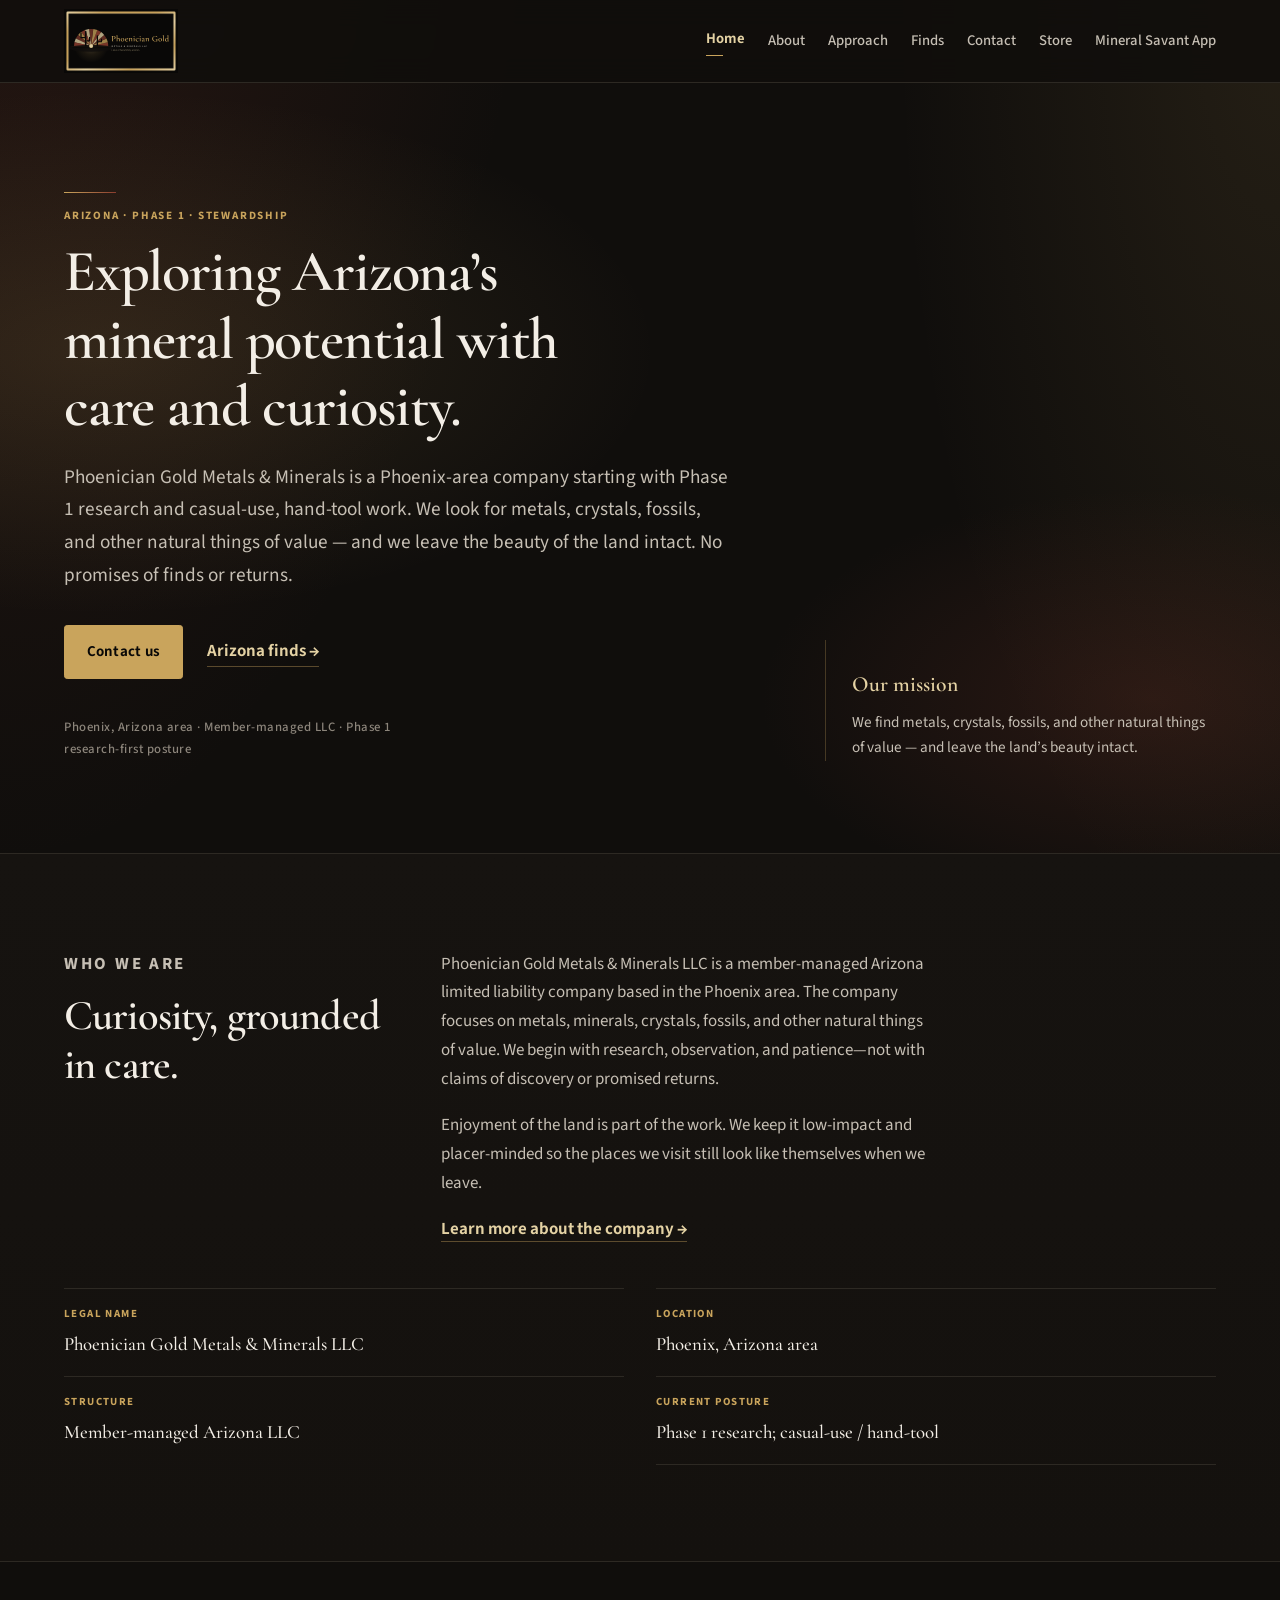
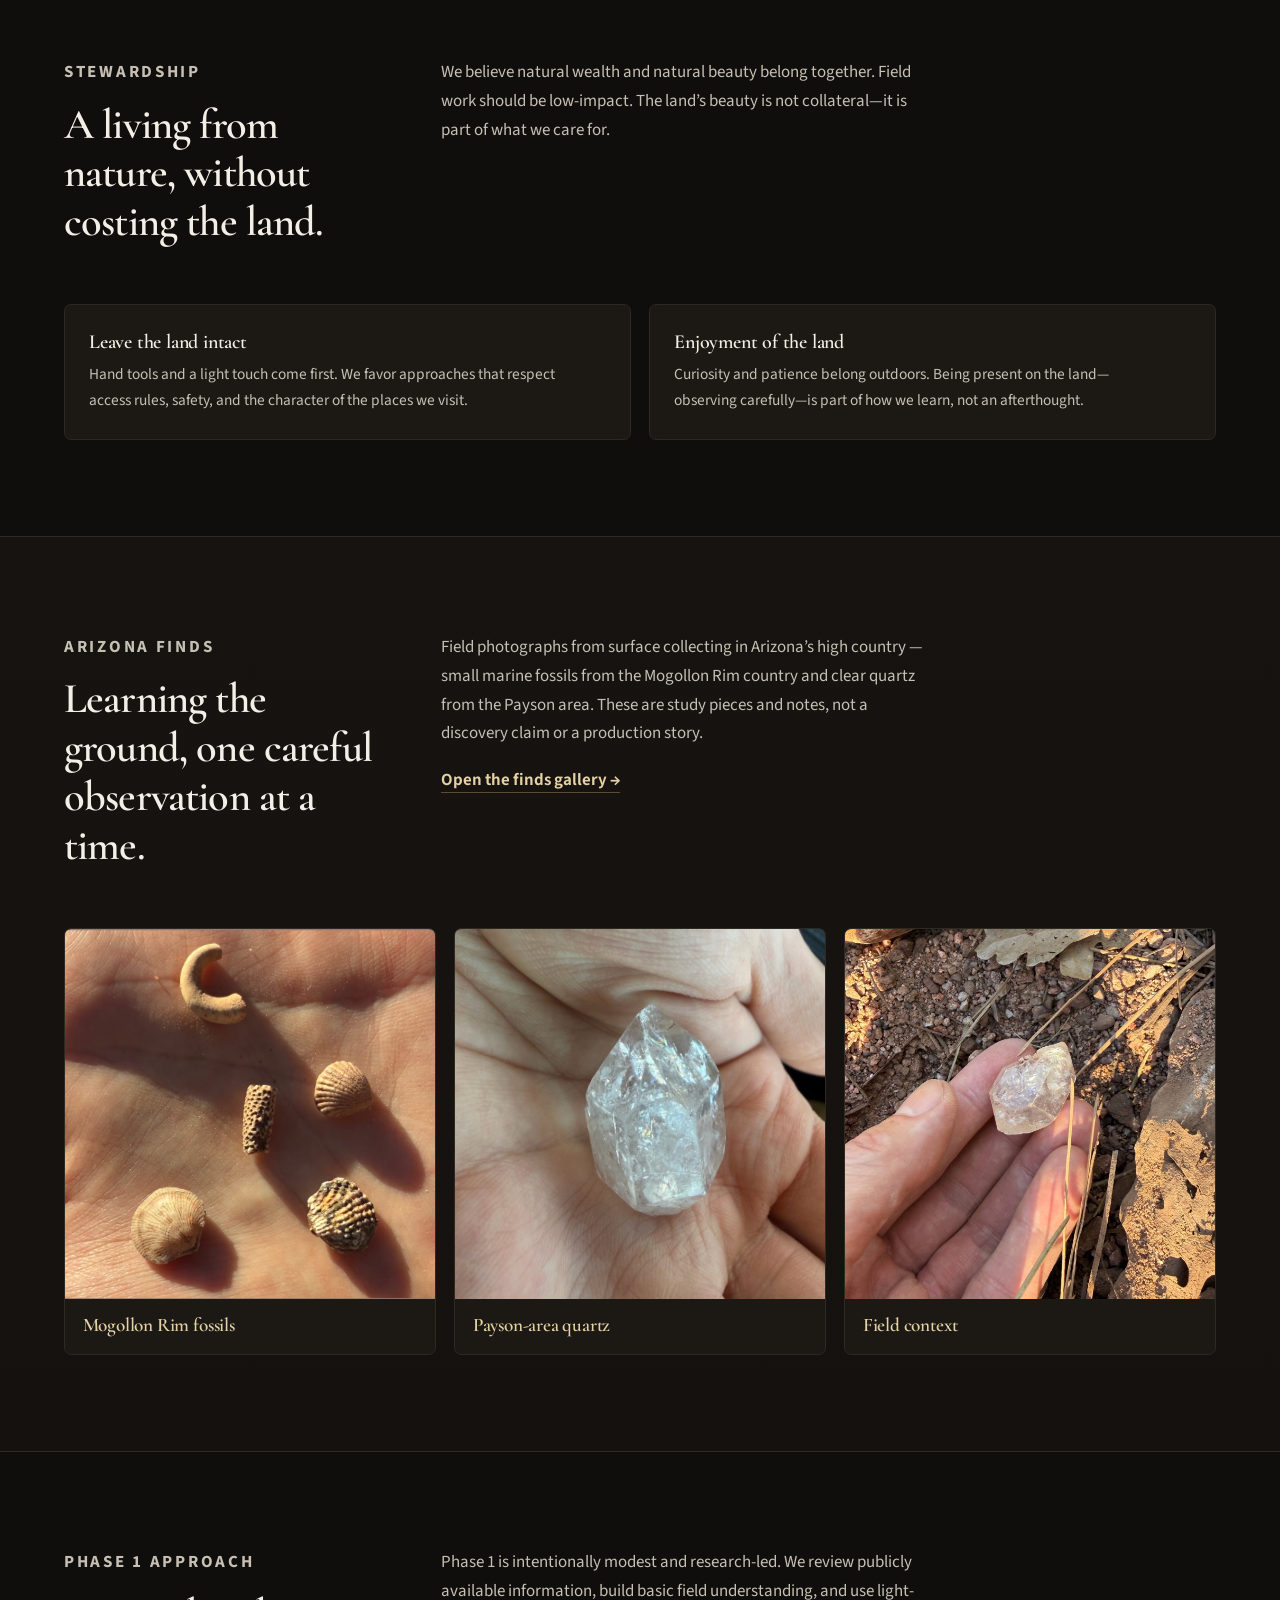
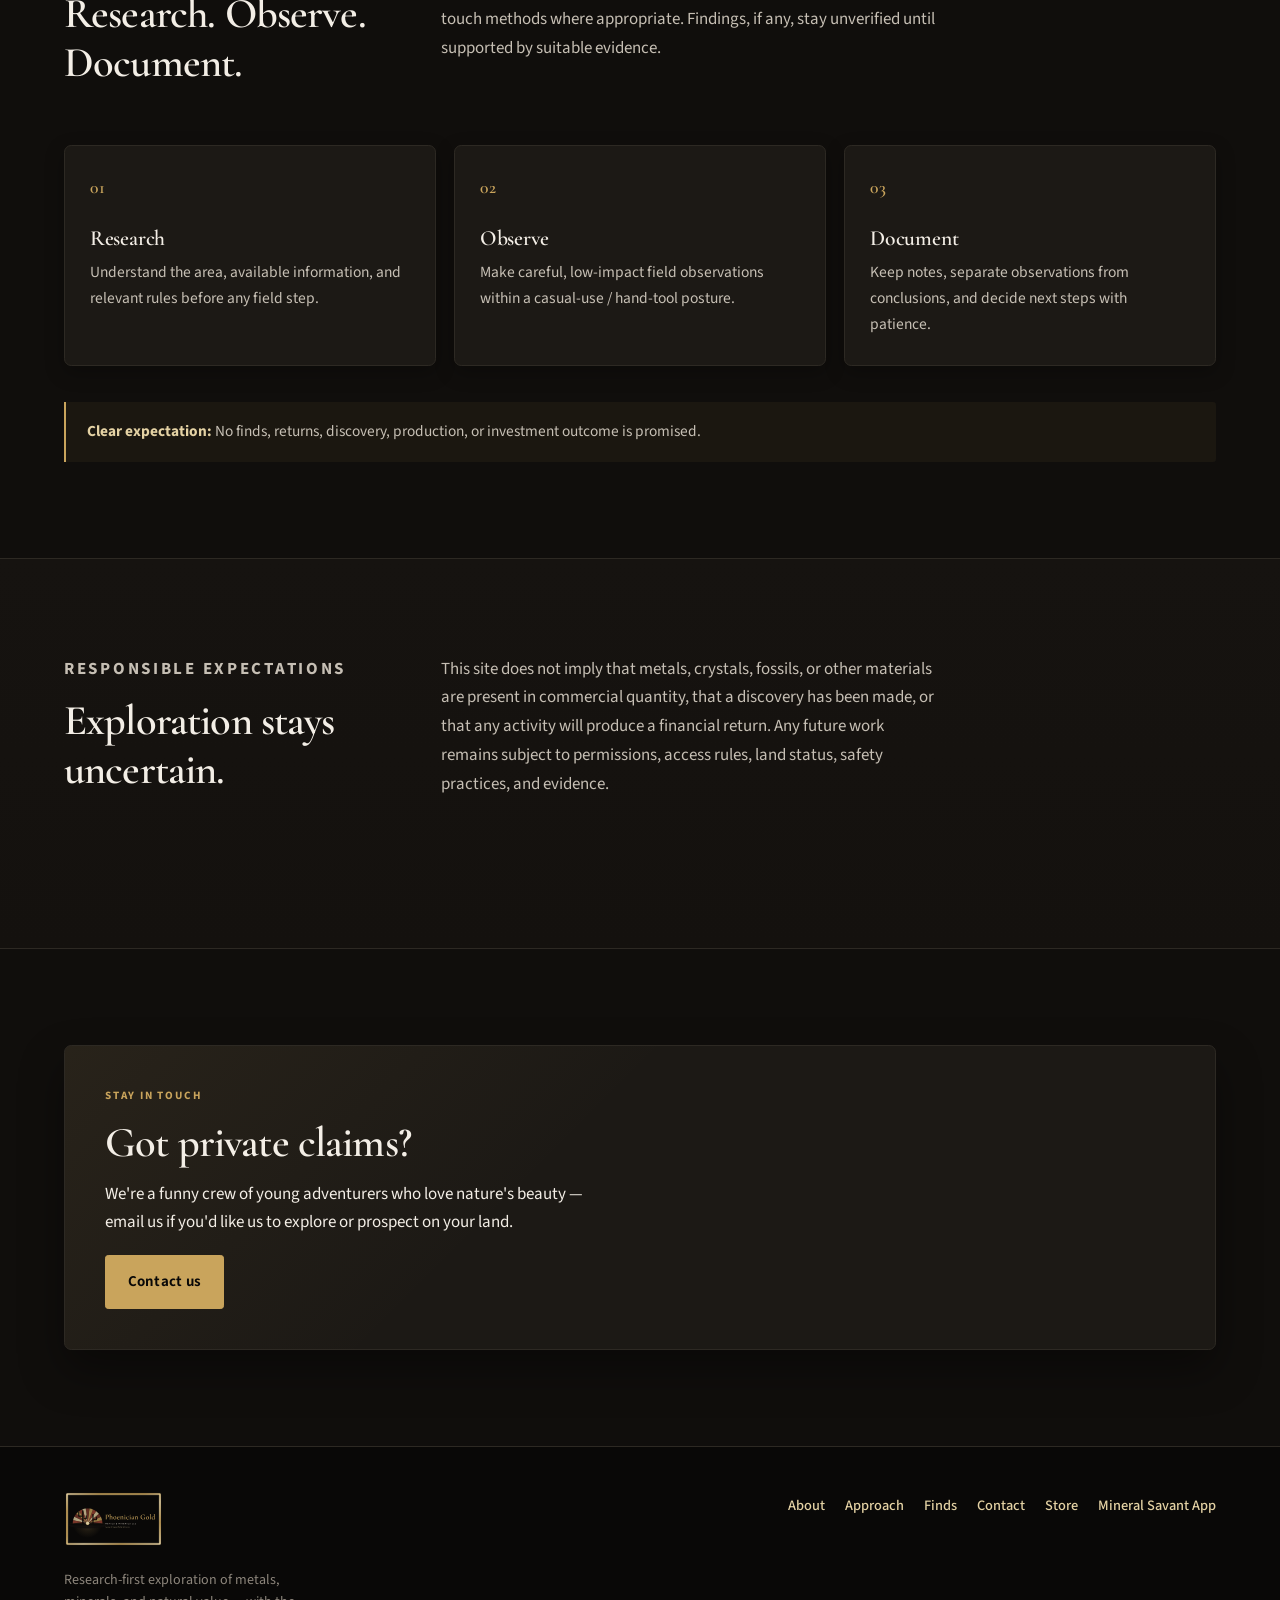
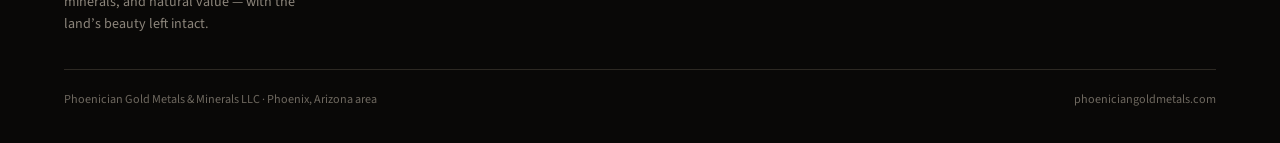
<file: index.html>
<!doctype html>
<html lang="en">
<head>
  <meta charset="utf-8">
  <meta name="viewport" content="width=device-width, initial-scale=1">
  <meta name="theme-color" content="#100e0c">
  <title>Phoenician Gold Metals & Minerals LLC | Arizona Mineral Exploration</title>
  <meta name="description" content="Phoenix-area company exploring metals, crystals, fossils, and other natural things of value with research-first Phase 1 care and a commitment to leave the land’s beauty intact. No promises of finds or returns.">
  <meta property="og:title" content="Phoenician Gold Metals & Minerals LLC | Arizona Mineral Exploration">
  <meta property="og:description" content="Phoenix-area company exploring metals, crystals, fossils, and other natural things of value with research-first Phase 1 care and a commitment to leave the land’s beauty intact. No promises of finds or returns.">
  <meta property="og:type" content="website">
  <meta property="og:url" content="https://phoeniciangoldmetals.com/">
  <link rel="icon" href="images/brand/favicon/favicon.ico" sizes="any">
  <link rel="icon" href="images/brand/favicon/favicon.svg" type="image/svg+xml">
  <link rel="apple-touch-icon" href="images/brand/favicon/apple-touch-icon.png">
  <link rel="stylesheet" href="css/styles.css">
</head>
<body>
  <a class="skip-link" href="#main-content">Skip to content</a>
  <header class="site-header">
    <div class="container nav-wrap">
      <a class="brand brand-logo" href="index.html" aria-label="Phoenician Gold Metals & Minerals LLC home">
        <img class="brand-logo-img" src="images/brand/primary-dark.svg" width="646" height="364" alt="Phoenician Gold Metals & Minerals LLC">
      </a>
      <input class="nav-toggle-input" type="checkbox" id="nav-toggle">
      <label class="nav-toggle" for="nav-toggle" aria-label="Menu" aria-controls="site-nav"><span></span></label>
      <nav class="site-nav" id="site-nav" aria-label="Primary navigation">
        <ul class="nav-list">
          <li><a href="index.html" aria-current="page">Home</a></li>
          <li><a href="about.html">About</a></li>
          <li><a href="approach.html">Approach</a></li>
          <li><a href="finds.html">Finds</a></li>
          <li><a href="contact.html">Contact</a></li>
          <li><a href="store.html">Store</a></li>
          <li><a href="app.html">Mineral Savant App</a></li>
        </ul>
      </nav>
    </div>
  </header>

  <main id="main-content">
    <section class="hero">
      <div class="container hero-grid">
        <div class="hero-copy">
          <p class="eyebrow">Arizona · Phase 1 · Stewardship</p>
          <h1>Exploring Arizona’s mineral potential with care and curiosity.</h1>
          <p class="lede">Phoenician Gold Metals &amp; Minerals is a Phoenix-area company starting with Phase 1 research and casual-use, hand-tool work. We look for metals, crystals, fossils, and other natural things of value — and we leave the beauty of the land intact. No promises of finds or returns.</p>
          <div class="actions">
            <a class="button" href="contact.html">Contact us</a>
            <a class="text-link" href="finds.html">Arizona finds <span aria-hidden="true">→</span></a>
          </div>
          <p class="trust-line">Phoenix, Arizona area · Member-managed LLC · Phase 1 research-first posture</p>
        </div>
        <aside class="hero-aside" aria-label="Mission">
          <strong>Our mission</strong>
          <p>We find metals, crystals, fossils, and other natural things of value — and leave the land’s beauty intact.</p>
        </aside>
      </div>
    </section>

    <section class="section section-alt section-rule">
      <div class="container">
        <div class="section-intro">
          <div>
            <p class="eyebrow">Who we are</p>
            <h2>Curiosity, grounded in care.</h2>
          </div>
          <div>
            <p>Phoenician Gold Metals &amp; Minerals LLC is a member-managed Arizona limited liability company based in the Phoenix area. The company focuses on metals, minerals, crystals, fossils, and other natural things of value. We begin with research, observation, and patience—not with claims of discovery or promised returns.</p>
            <p>Enjoyment of the land is part of the work. We keep it low-impact and placer-minded so the places we visit still look like themselves when we leave.</p>
            <a class="text-link" href="about.html">Learn more about the company <span aria-hidden="true">→</span></a>
          </div>
        </div>
        <dl class="stat-list stat-grid">
          <div>
            <dt>Legal name</dt>
            <dd>Phoenician Gold Metals &amp; Minerals LLC</dd>
          </div>
          <div>
            <dt>Location</dt>
            <dd>Phoenix, Arizona area</dd>
          </div>
          <div>
            <dt>Structure</dt>
            <dd>Member-managed Arizona LLC</dd>
          </div>
          <div>
            <dt>Current posture</dt>
            <dd>Phase 1 research; casual-use / hand-tool</dd>
          </div>
        </dl>
      </div>
    </section>

    <section class="section section-rule">
      <div class="container">
        <div class="section-intro">
          <div>
            <p class="eyebrow">Stewardship</p>
            <h2>A living from nature, without costing the land.</h2>
          </div>
          <div>
            <p>We believe natural wealth and natural beauty belong together. Field work should be low-impact. The land’s beauty is not collateral—it is part of what we care for.</p>
          </div>
        </div>
        <div class="steward-band">
          <article class="steward-item">
            <h3>Leave the land intact</h3>
            <p>Hand tools and a light touch come first. We favor approaches that respect access rules, safety, and the character of the places we visit.</p>
          </article>
          <article class="steward-item">
            <h3>Enjoyment of the land</h3>
            <p>Curiosity and patience belong outdoors. Being present on the land—observing carefully—is part of how we learn, not an afterthought.</p>
          </article>
        </div>
      </div>
    </section>

    <section class="section section-alt section-rule">
      <div class="container">
        <div class="section-intro">
          <div>
            <p class="eyebrow">Arizona finds</p>
            <h2>Learning the ground, one careful observation at a time.</h2>
          </div>
          <div>
            <p>Field photographs from surface collecting in Arizona’s high country — small marine fossils from the Mogollon Rim country and clear quartz from the Payson area. These are study pieces and notes, not a discovery claim or a production story.</p>
            <a class="text-link" href="finds.html">Open the finds gallery <span aria-hidden="true">→</span></a>
          </div>
        </div>
        <div class="teaser-grid">
          <a class="teaser-card" href="finds.html#fossils">
            <div class="find-frame">
              <img src="images/finds/fossils-hand.jpg" alt="Small marine fossils held in an open palm" width="660" height="1173" loading="lazy">
            </div>
            <h3>Mogollon Rim fossils</h3>
          </a>
          <a class="teaser-card" href="finds.html#quartz">
            <div class="find-frame">
              <img src="images/finds/quartz-palm.jpg" alt="Clear quartz crystal point resting in a palm" width="800" height="1067" loading="lazy">
            </div>
            <h3>Payson-area quartz</h3>
          </a>
          <a class="teaser-card" href="finds.html#quartz">
            <div class="find-frame find-frame-low">
              <img src="images/finds/quartz-field.jpg" alt="Clear quartz crystal on reddish Arizona soil among pine needles" width="800" height="1067" loading="lazy">
            </div>
            <h3>Field context</h3>
          </a>
        </div>
      </div>
    </section>

    <section class="section section-rule">
      <div class="container">
        <div class="section-intro">
          <div>
            <p class="eyebrow">Phase 1 approach</p>
            <h2>Research. Observe. Document.</h2>
          </div>
          <div>
            <p>Phase 1 is intentionally modest and research-led. We review publicly available information, build basic field understanding, and use light-touch methods where appropriate. Findings, if any, stay unverified until supported by suitable evidence.</p>
          </div>
        </div>
        <div class="cards">
          <article class="card">
            <span class="card-number">01</span>
            <h3>Research</h3>
            <p>Understand the area, available information, and relevant rules before any field step.</p>
          </article>
          <article class="card">
            <span class="card-number">02</span>
            <h3>Observe</h3>
            <p>Make careful, low-impact field observations within a casual-use / hand-tool posture.</p>
          </article>
          <article class="card">
            <span class="card-number">03</span>
            <h3>Document</h3>
            <p>Keep notes, separate observations from conclusions, and decide next steps with patience.</p>
          </article>
        </div>
        <div class="callout">
          <strong>Clear expectation:</strong> No finds, returns, discovery, production, or investment outcome is promised.
        </div>
      </div>
    </section>

    <section class="section section-alt section-rule">
      <div class="container section-intro">
        <div>
          <p class="eyebrow">Responsible expectations</p>
          <h2>Exploration stays uncertain.</h2>
        </div>
        <div>
          <p>This site does not imply that metals, crystals, fossils, or other materials are present in commercial quantity, that a discovery has been made, or that any activity will produce a financial return. Any future work remains subject to permissions, access rules, land status, safety practices, and evidence.</p>
        </div>
      </div>
    </section>

    <section class="section section-rule cta-band">
      <div class="container contact-panel">
        <p class="eyebrow">Stay in touch</p>
        <h2>Got private claims?</h2>
        <p>We're a funny crew of young adventurers who love nature's beauty — email us if you'd like us to explore or prospect on your land.</p>
        <a class="button" href="contact.html">Contact us</a>
      </div>
    </section>
  </main>

  <footer class="site-footer">
    <div class="container">
      <div class="footer-grid">
        <div>
          <a class="brand brand-logo" href="index.html" aria-label="Phoenician Gold Metals & Minerals LLC home">
            <img class="brand-logo-img" src="images/brand/primary-dark.svg" width="646" height="364" alt="Phoenician Gold Metals & Minerals LLC">
          </a>
          <p>Research-first exploration of metals, minerals, and natural value — with the land’s beauty left intact.</p>
        </div>
        <ul class="footer-links">
          <li><a href="about.html">About</a></li>
          <li><a href="approach.html">Approach</a></li>
          <li><a href="finds.html">Finds</a></li>
          <li><a href="contact.html">Contact</a></li>
          <li><a href="store.html">Store</a></li>
          <li><a href="app.html">Mineral Savant App</a></li>
        </ul>
      </div>
      <div class="footer-bottom">
        <span>Phoenician Gold Metals &amp; Minerals LLC · Phoenix, Arizona area</span>
        <span>phoeniciangoldmetals.com</span>
      </div>
    </div>
  </footer>
  <!-- Glintie/PG Web: fill ingestUrl and ingestKey in js/pg-site-analytics-config.js when the Edge Function site-analytics-ingest is live. -->
  <script src="js/pg-site-analytics-config.js"></script>
  <script src="js/pg-site-analytics.js"></script>
</body>
</html>
</file>
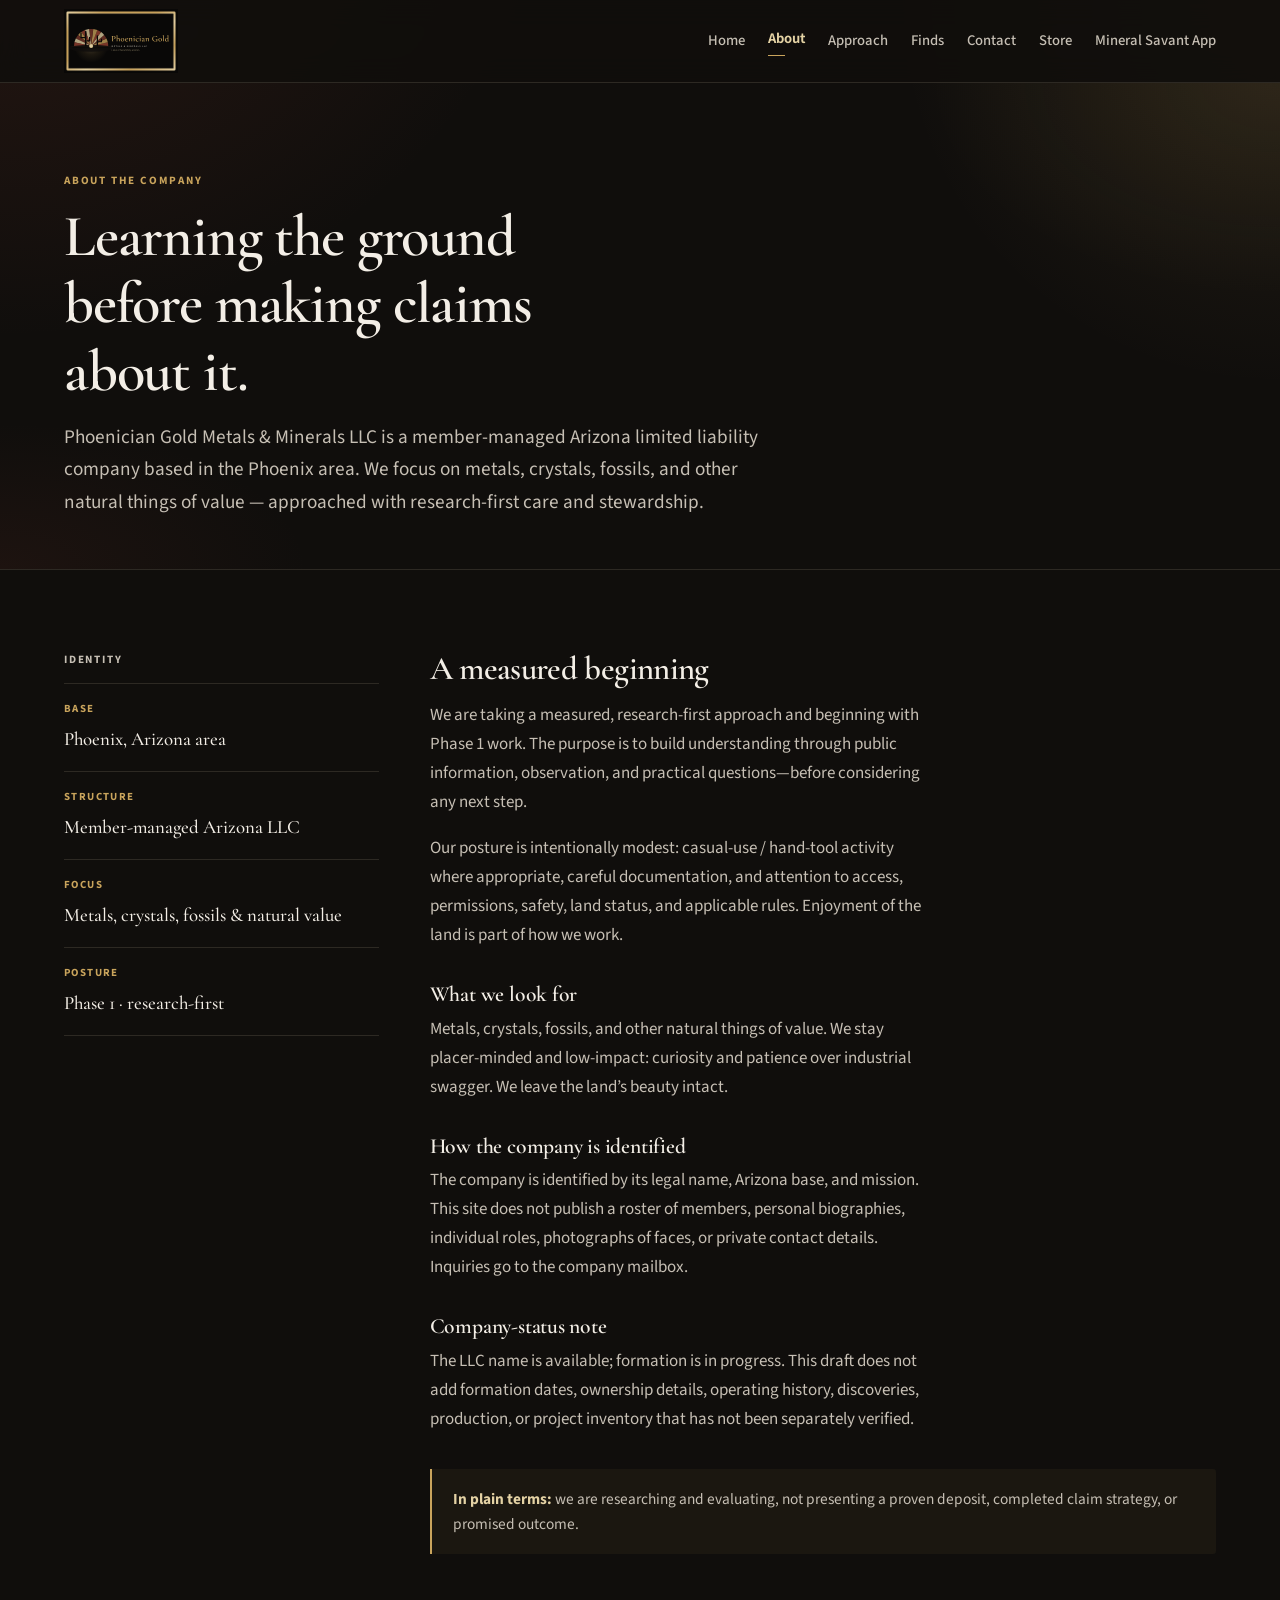
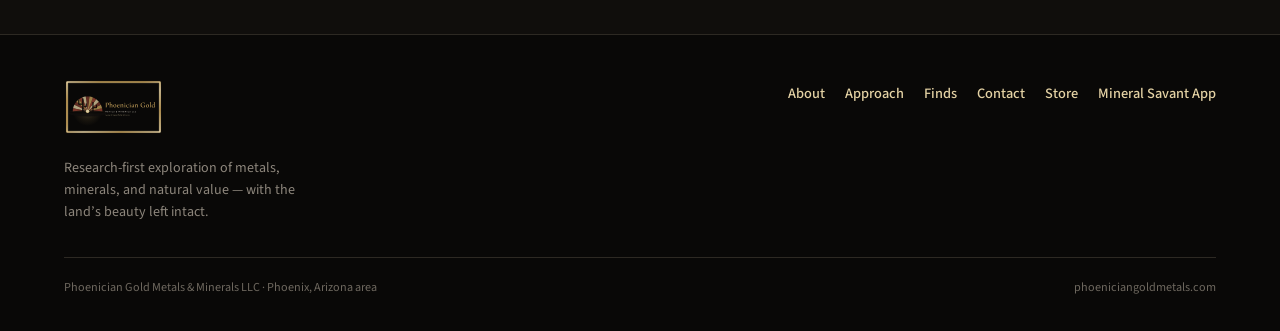
<file: about.html>
<!doctype html>
<html lang="en">
<head>
  <meta charset="utf-8">
  <meta name="viewport" content="width=device-width, initial-scale=1">
  <meta name="theme-color" content="#100e0c">
  <title>About Phoenician Gold Metals & Minerals LLC | Phoenix AZ</title>
  <meta name="description" content="Phoenician Gold Metals & Minerals LLC is a member-managed Arizona company exploring metals, crystals, fossils, and natural value with research-first stewardship.">
  <meta property="og:title" content="About Phoenician Gold Metals & Minerals LLC | Phoenix AZ">
  <meta property="og:description" content="Phoenician Gold Metals & Minerals LLC is a member-managed Arizona company exploring metals, crystals, fossils, and natural value with research-first stewardship.">
  <meta property="og:type" content="website">
  <meta property="og:url" content="https://phoeniciangoldmetals.com/about.html">
  <link rel="icon" href="images/brand/favicon/favicon.ico" sizes="any">
  <link rel="icon" href="images/brand/favicon/favicon.svg" type="image/svg+xml">
  <link rel="apple-touch-icon" href="images/brand/favicon/apple-touch-icon.png">
  <link rel="stylesheet" href="css/styles.css">
</head>
<body>
  <a class="skip-link" href="#main-content">Skip to content</a>
  <header class="site-header">
    <div class="container nav-wrap">
      <a class="brand brand-logo" href="index.html" aria-label="Phoenician Gold Metals & Minerals LLC home">
        <img class="brand-logo-img" src="images/brand/primary-dark.svg" width="646" height="364" alt="Phoenician Gold Metals & Minerals LLC">
      </a>
      <input class="nav-toggle-input" type="checkbox" id="nav-toggle">
      <label class="nav-toggle" for="nav-toggle" aria-label="Menu" aria-controls="site-nav"><span></span></label>
      <nav class="site-nav" id="site-nav" aria-label="Primary navigation">
        <ul class="nav-list">
          <li><a href="index.html">Home</a></li>
          <li><a href="about.html" aria-current="page">About</a></li>
          <li><a href="approach.html">Approach</a></li>
          <li><a href="finds.html">Finds</a></li>
          <li><a href="contact.html">Contact</a></li>
          <li><a href="store.html">Store</a></li>
          <li><a href="app.html">Mineral Savant App</a></li>
        </ul>
      </nav>
    </div>
  </header>

  <main id="main-content">
    <section class="page-hero">
      <div class="container">
        <p class="eyebrow">About the company</p>
        <h1>Learning the ground before making claims about it.</h1>
        <p class="lede">Phoenician Gold Metals &amp; Minerals LLC is a member-managed Arizona limited liability company based in the Phoenix area. We focus on metals, crystals, fossils, and other natural things of value — approached with research-first care and stewardship.</p>
      </div>
    </section>

    <section class="prose">
      <div class="container prose-grid">
        <aside>
          <p class="eyebrow">Identity</p>
          <dl class="stat-list">
            <div>
              <dt>Base</dt>
              <dd>Phoenix, Arizona area</dd>
            </div>
            <div>
              <dt>Structure</dt>
              <dd>Member-managed Arizona LLC</dd>
            </div>
            <div>
              <dt>Focus</dt>
              <dd>Metals, crystals, fossils &amp; natural value</dd>
            </div>
            <div>
              <dt>Posture</dt>
              <dd>Phase 1 · research-first</dd>
            </div>
          </dl>
        </aside>
        <div>
          <h2>A measured beginning</h2>
          <p>We are taking a measured, research-first approach and beginning with Phase 1 work. The purpose is to build understanding through public information, observation, and practical questions—before considering any next step.</p>
          <p>Our posture is intentionally modest: casual-use / hand-tool activity where appropriate, careful documentation, and attention to access, permissions, safety, land status, and applicable rules. Enjoyment of the land is part of how we work.</p>

          <h3>What we look for</h3>
          <p>Metals, crystals, fossils, and other natural things of value. We stay placer-minded and low-impact: curiosity and patience over industrial swagger. We leave the land’s beauty intact.</p>

          <h3>How the company is identified</h3>
          <p>The company is identified by its legal name, Arizona base, and mission. This site does not publish a roster of members, personal biographies, individual roles, photographs of faces, or private contact details. Inquiries go to the company mailbox.</p>

          <h3>Company-status note</h3>
          <p>The LLC name is available; formation is in progress. This draft does not add formation dates, ownership details, operating history, discoveries, production, or project inventory that has not been separately verified.</p>

          <div class="callout">
            <strong>In plain terms:</strong> we are researching and evaluating, not presenting a proven deposit, completed claim strategy, or promised outcome.
          </div>
        </div>
      </div>
    </section>
  </main>

  <footer class="site-footer">
    <div class="container">
      <div class="footer-grid">
        <div>
          <a class="brand brand-logo" href="index.html" aria-label="Phoenician Gold Metals & Minerals LLC home">
            <img class="brand-logo-img" src="images/brand/primary-dark.svg" width="646" height="364" alt="Phoenician Gold Metals & Minerals LLC">
          </a>
          <p>Research-first exploration of metals, minerals, and natural value — with the land’s beauty left intact.</p>
        </div>
        <ul class="footer-links">
          <li><a href="about.html">About</a></li>
          <li><a href="approach.html">Approach</a></li>
          <li><a href="finds.html">Finds</a></li>
          <li><a href="contact.html">Contact</a></li>
          <li><a href="store.html">Store</a></li>
          <li><a href="app.html">Mineral Savant App</a></li>
        </ul>
      </div>
      <div class="footer-bottom">
        <span>Phoenician Gold Metals &amp; Minerals LLC · Phoenix, Arizona area</span>
        <span>phoeniciangoldmetals.com</span>
      </div>
    </div>
  </footer>
  <!-- Glintie/PG Web: fill ingestUrl and ingestKey in js/pg-site-analytics-config.js when the Edge Function site-analytics-ingest is live. -->
  <script src="js/pg-site-analytics-config.js"></script>
  <script src="js/pg-site-analytics.js"></script>
</body>
</html>
</file>
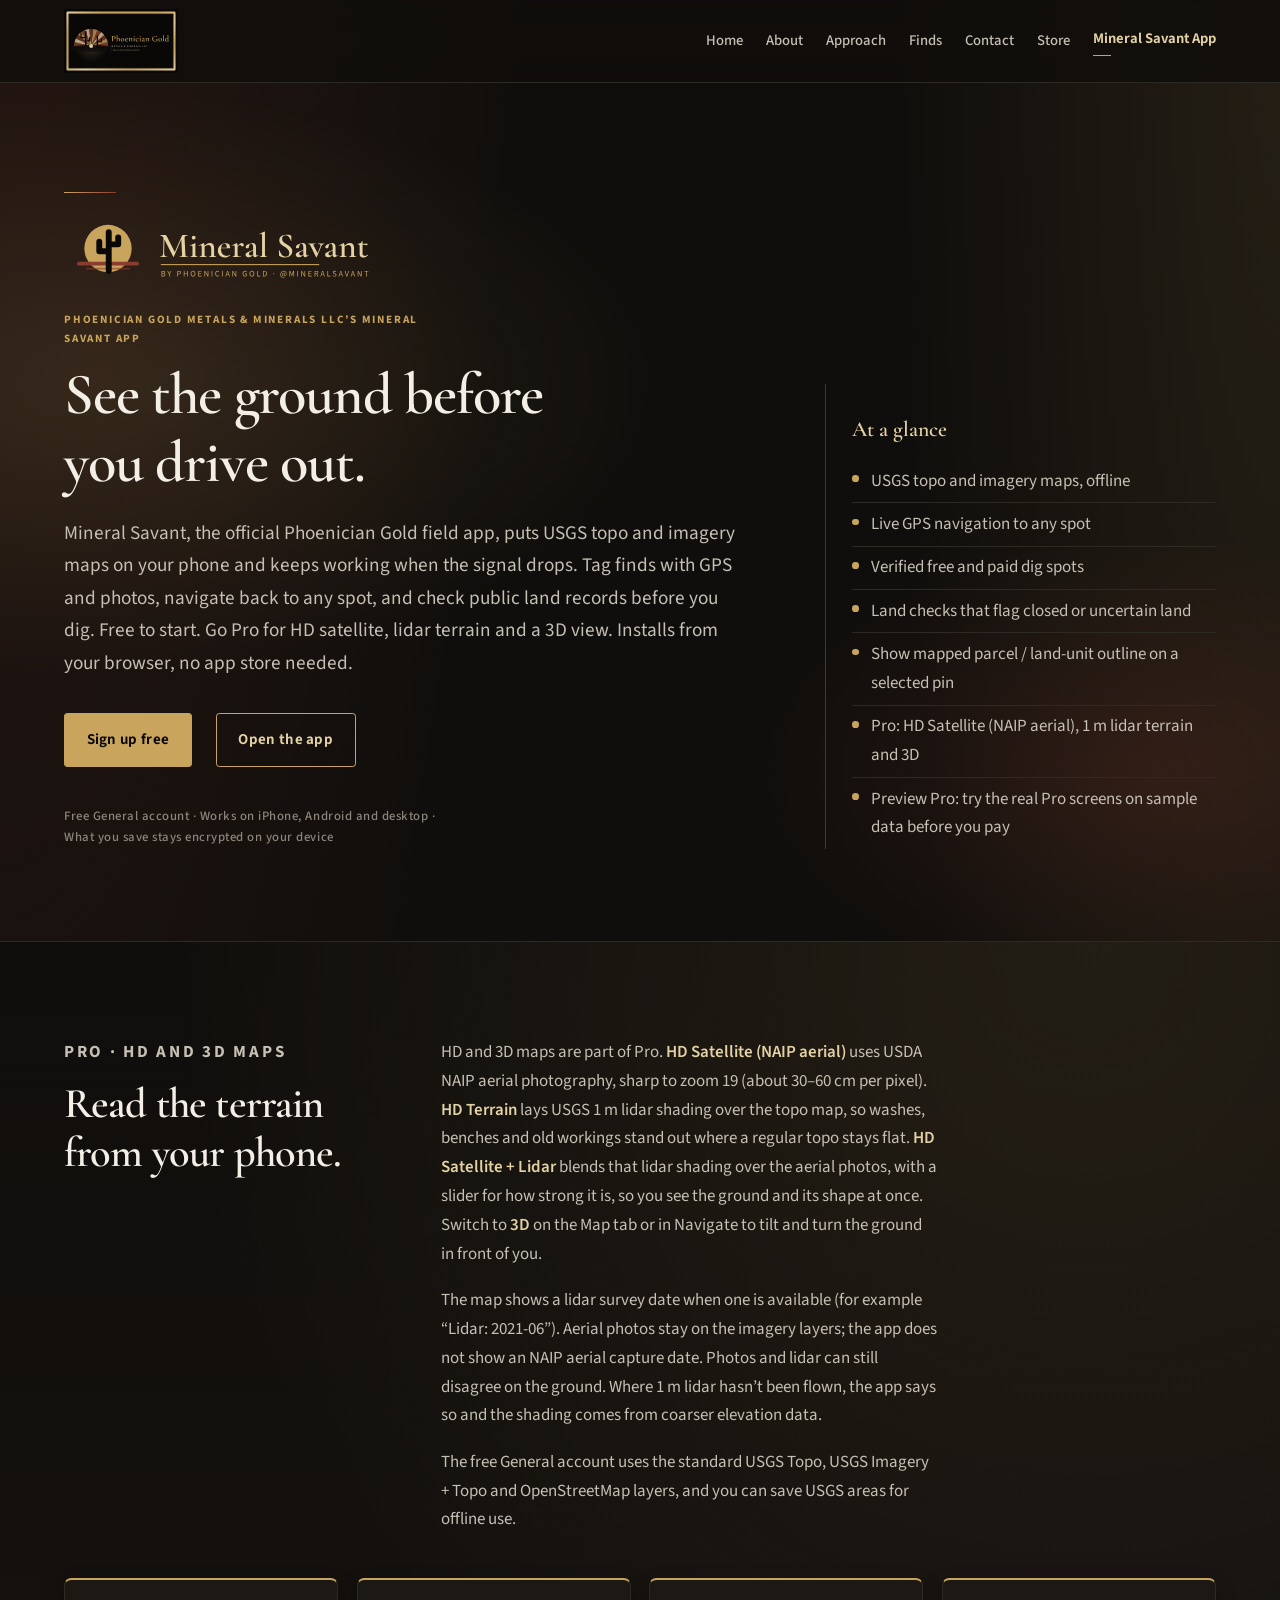
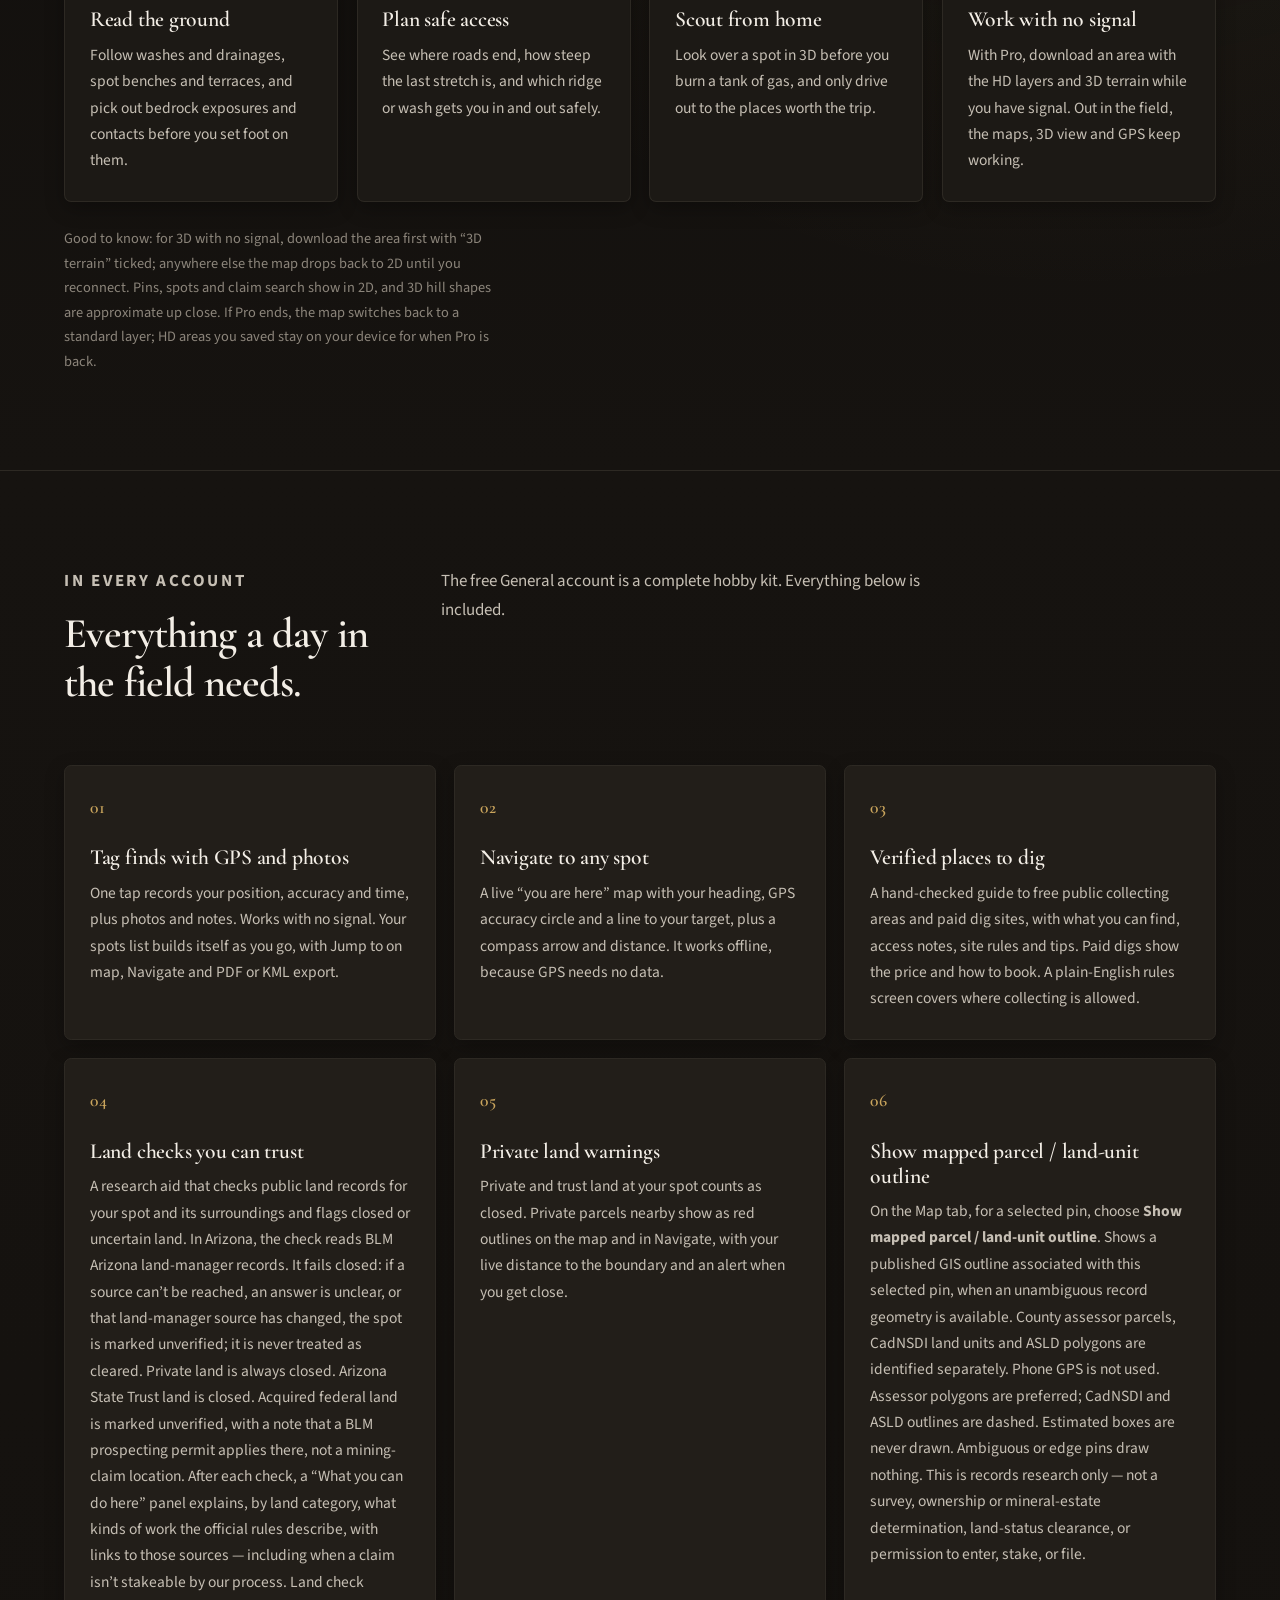
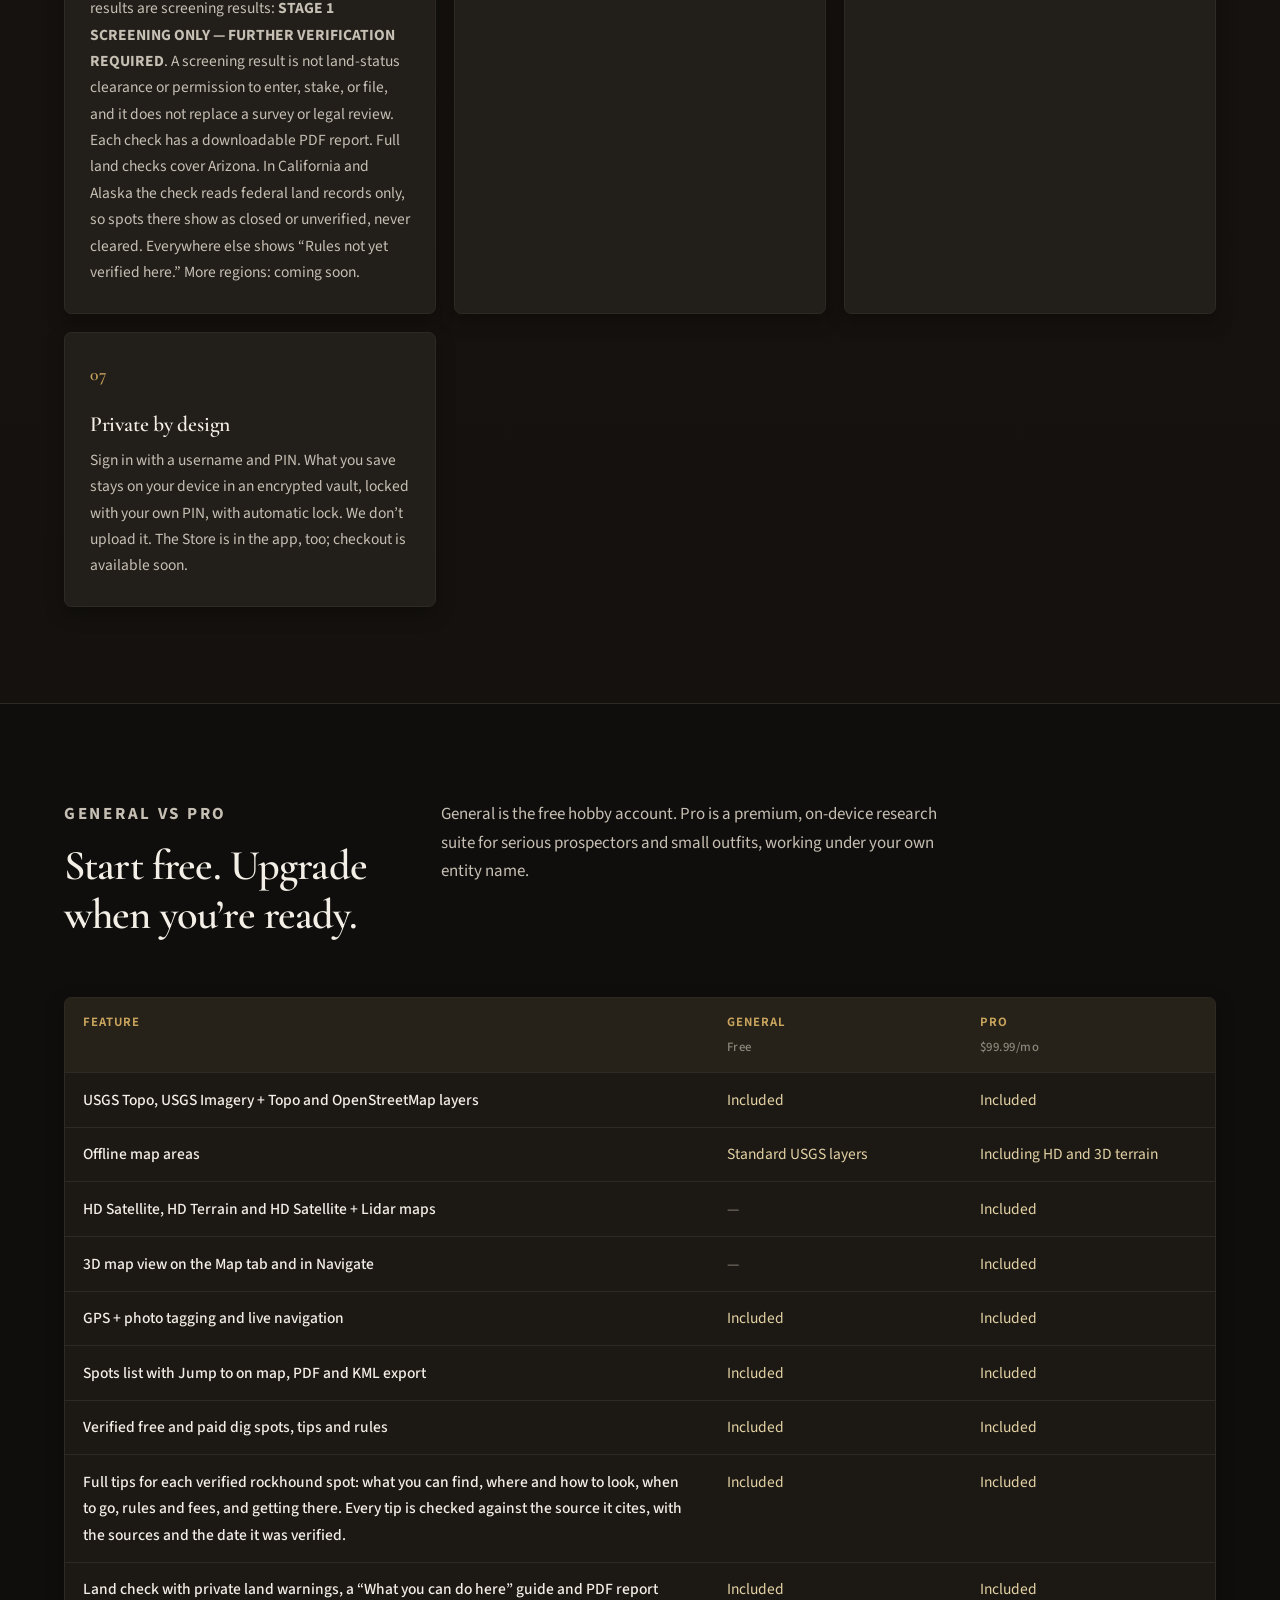
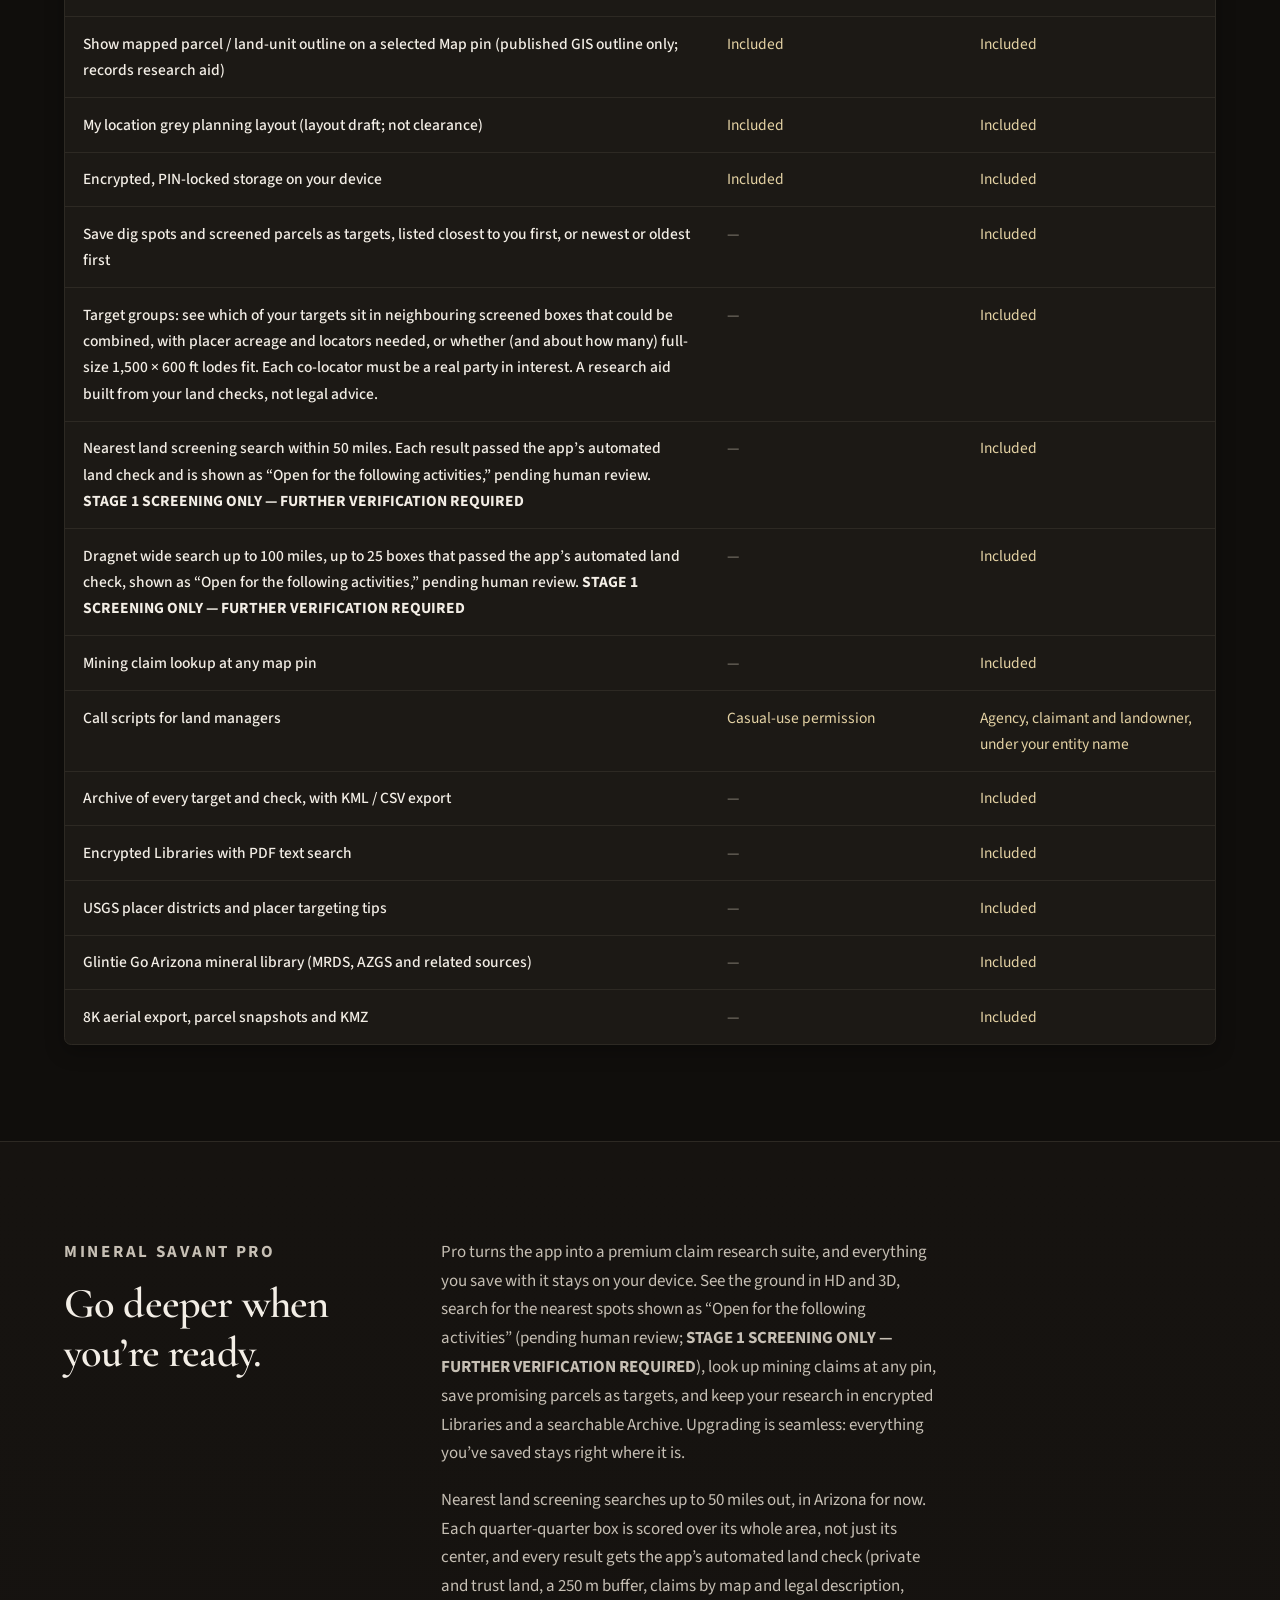
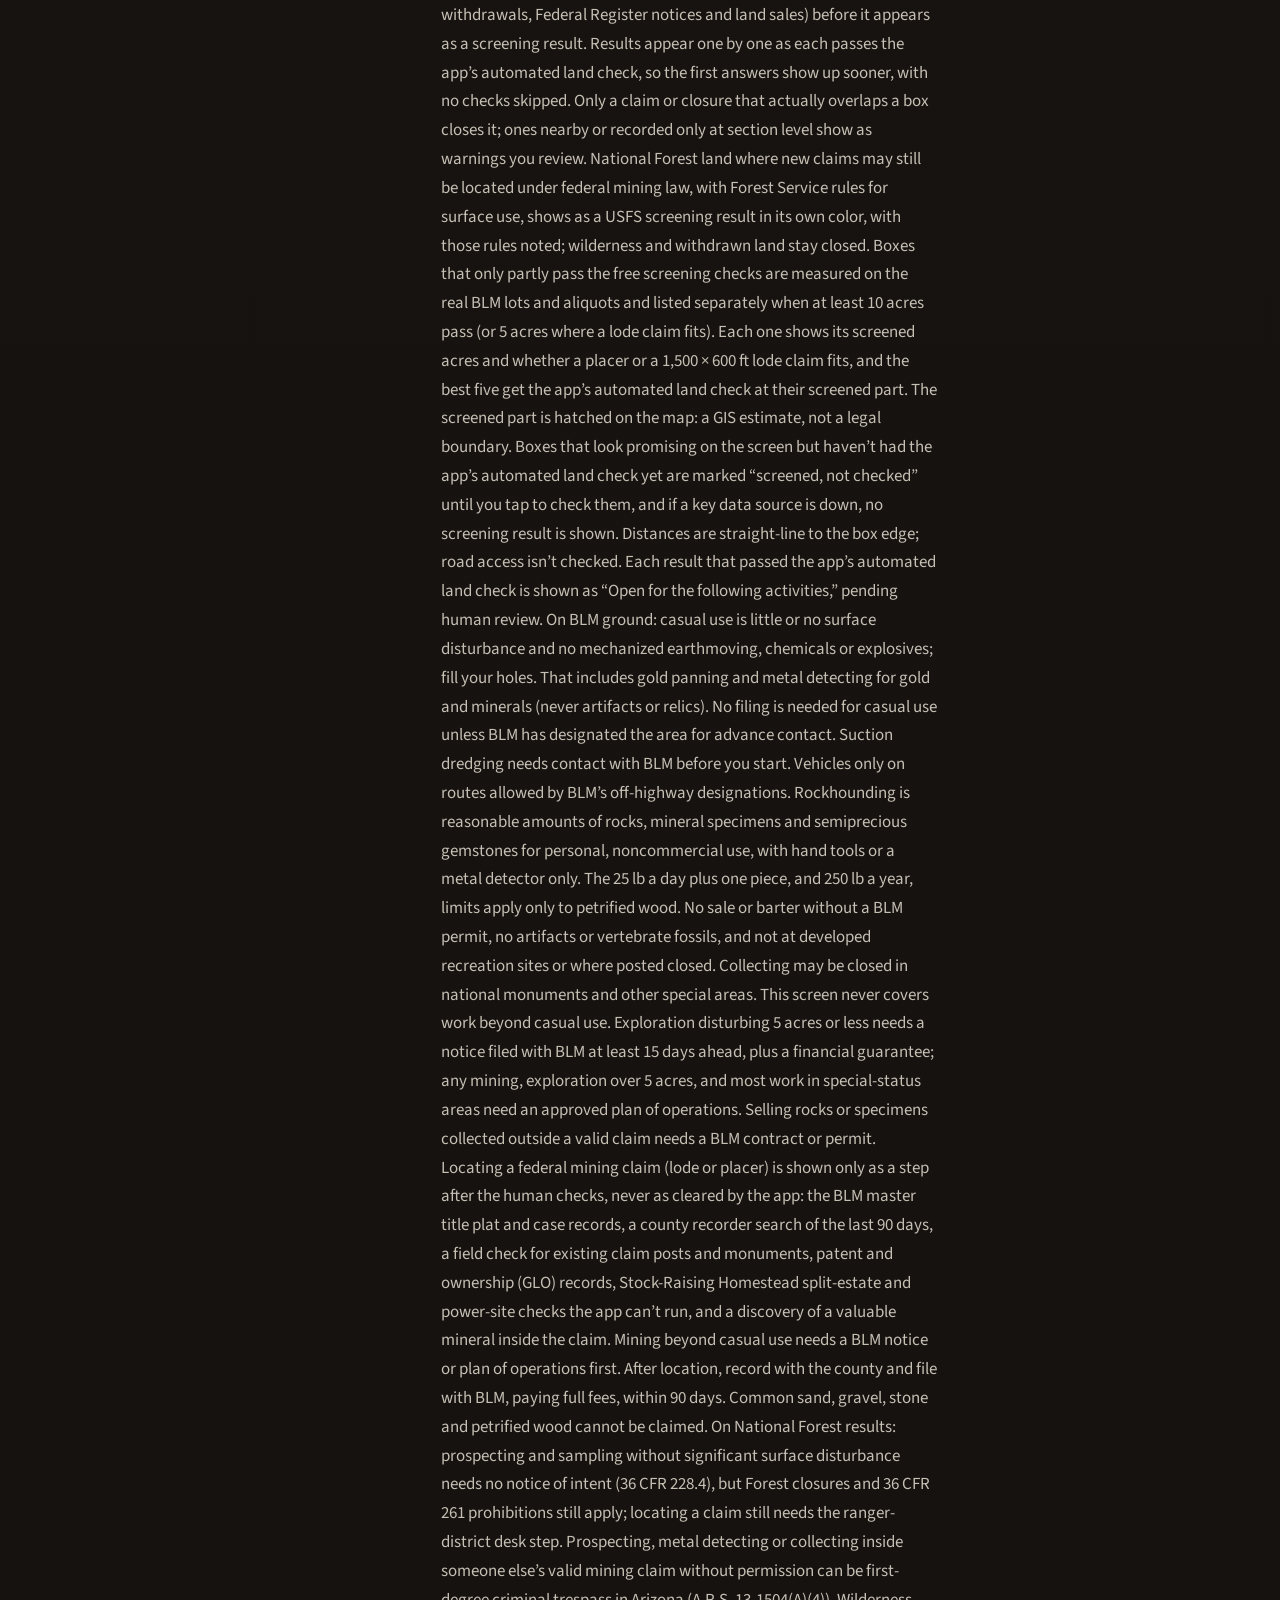
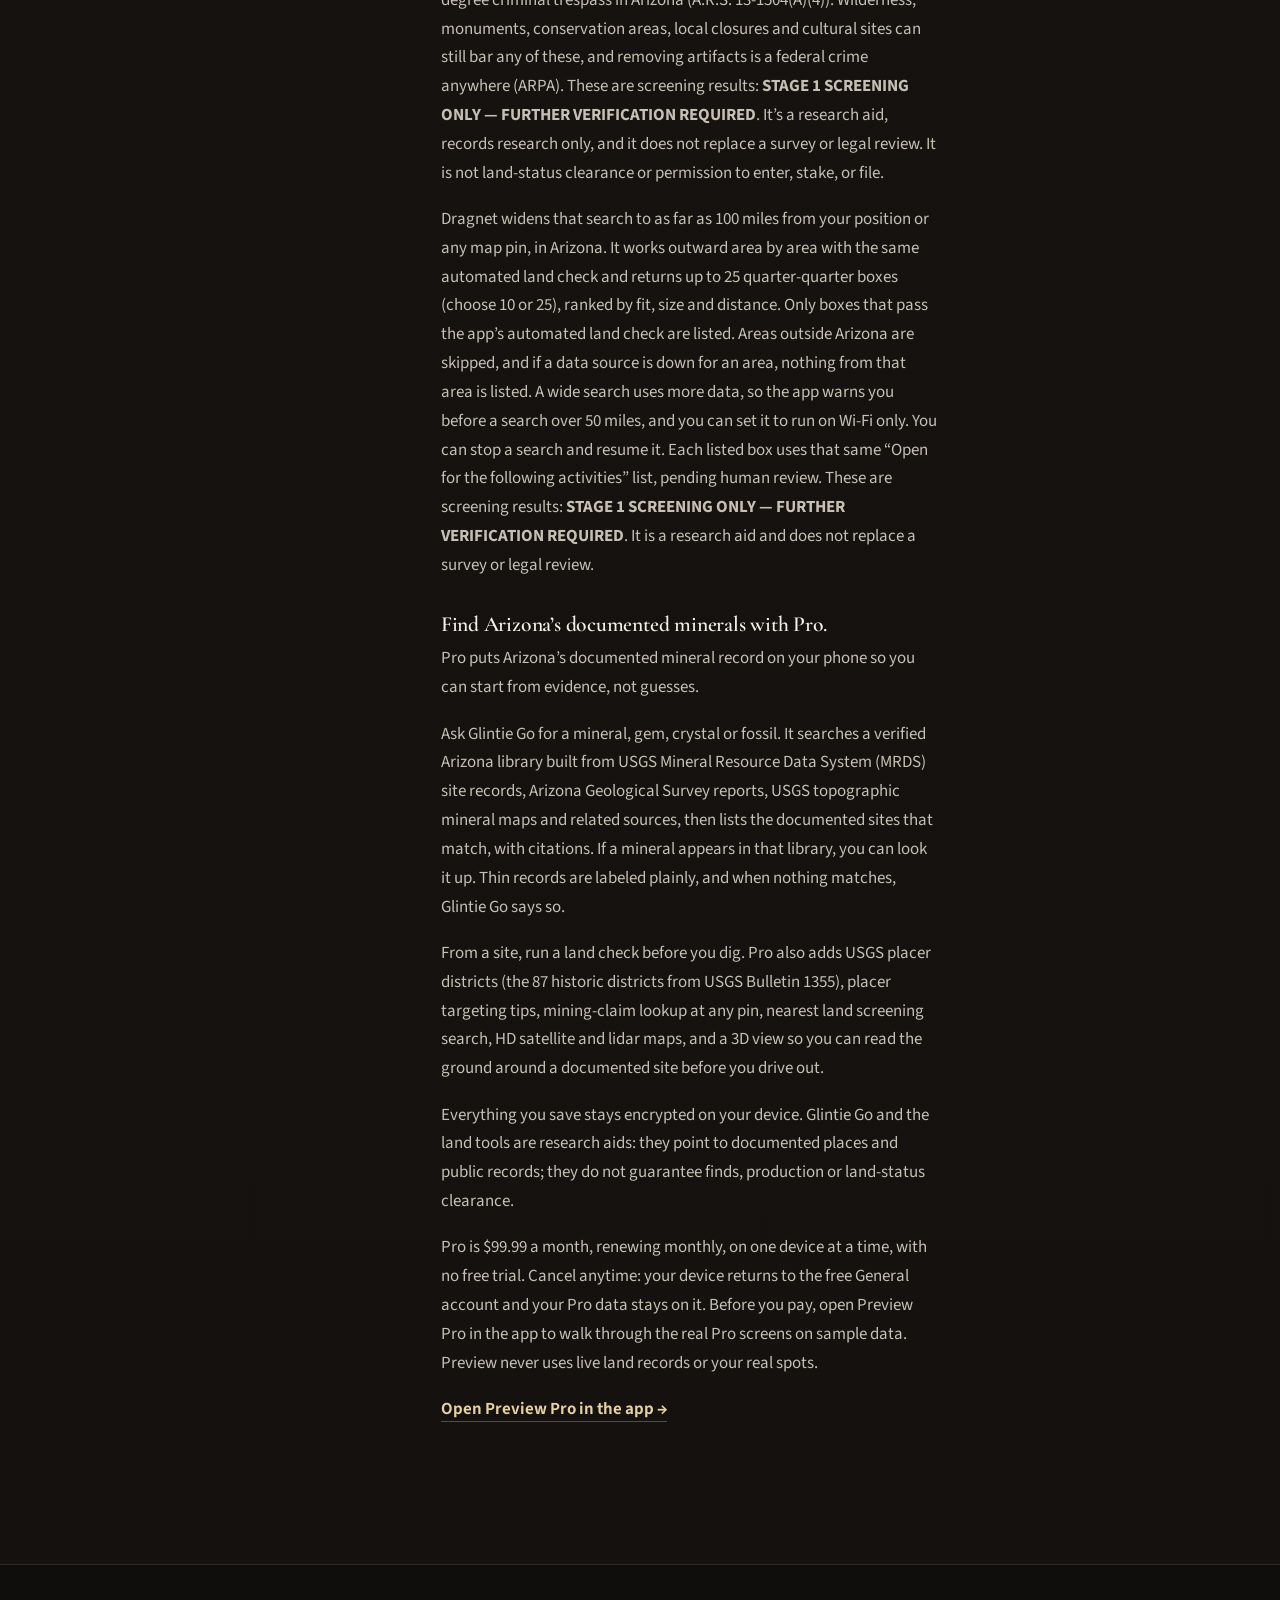
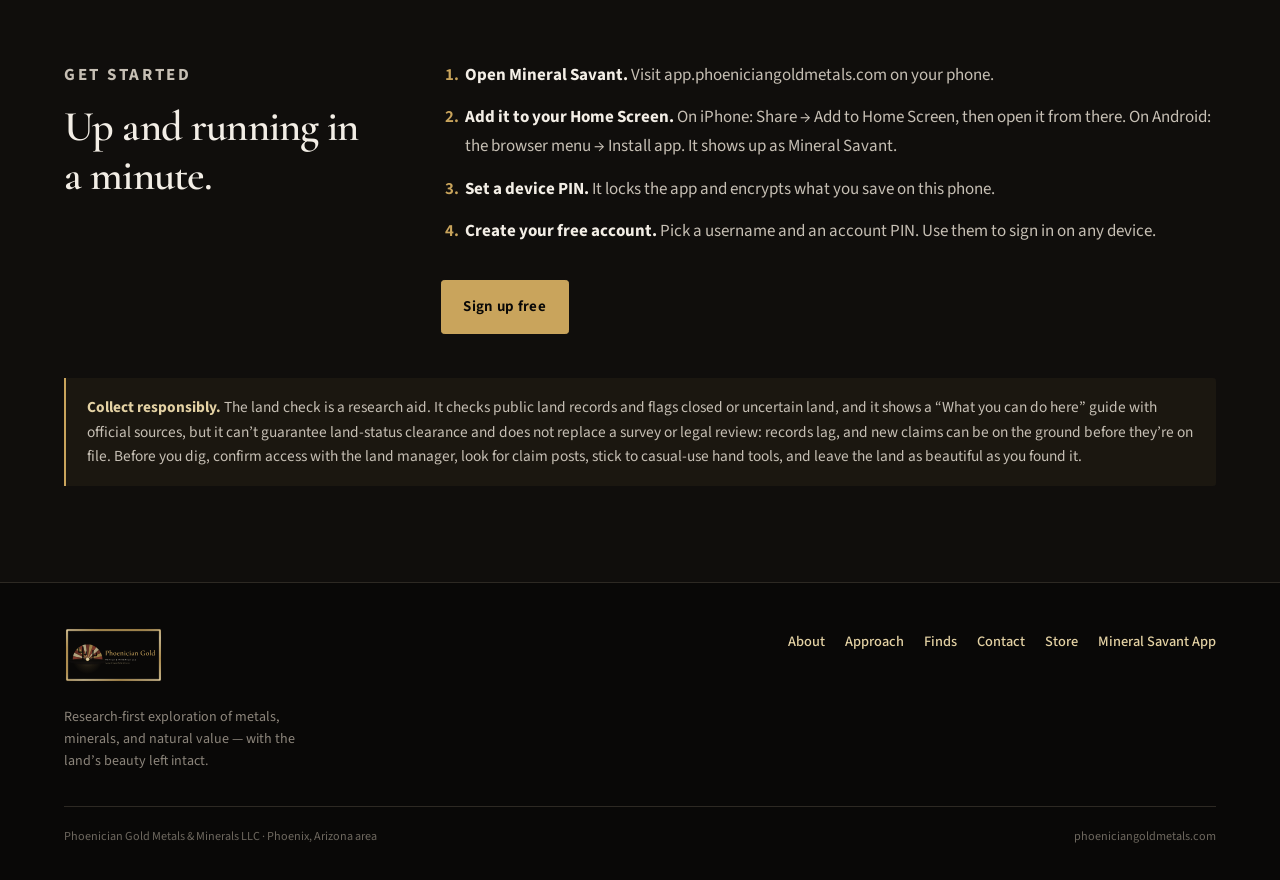
<file: app.html>
<!doctype html>
<html lang="en">
<head>
  <meta charset="utf-8">
  <meta name="viewport" content="width=device-width, initial-scale=1">
  <meta name="theme-color" content="#100e0c">
  <title>Mineral Savant: Our Official Company App | Phoenician Gold Metals & Minerals LLC</title>
  <meta name="description" content="Mineral Savant, the official Phoenician Gold field app: offline USGS maps, live GPS navigation, verified dig spots and land checks that flag closed or uncertain land. Free General account. Pro adds HD satellite, lidar terrain and a 3D map view.">
  <meta property="og:title" content="Mineral Savant: Our Official Company App | Phoenician Gold Metals & Minerals LLC">
  <meta property="og:description" content="Mineral Savant, the official Phoenician Gold field app: offline USGS maps, live GPS navigation, verified dig spots and land checks that flag closed or uncertain land. Free General account. Pro adds HD satellite, lidar terrain and a 3D map view.">
  <meta property="og:type" content="website">
  <meta property="og:url" content="https://phoeniciangoldmetals.com/app.html">
  <link rel="icon" href="images/mineral-savant/favicon.ico" sizes="any">
  <link rel="icon" href="images/mineral-savant/favicon.svg" type="image/svg+xml">
  <link rel="apple-touch-icon" href="images/mineral-savant/apple-touch-icon.png">
  <link rel="stylesheet" href="css/styles.css">
</head>
<body>
  <a class="skip-link" href="#main-content">Skip to content</a>
  <header class="site-header">
    <div class="container nav-wrap">
      <a class="brand brand-logo" href="index.html" aria-label="Phoenician Gold Metals & Minerals LLC home">
        <img class="brand-logo-img" src="images/brand/primary-dark.svg" width="646" height="364" alt="Phoenician Gold Metals & Minerals LLC">
      </a>
      <input class="nav-toggle-input" type="checkbox" id="nav-toggle">
      <label class="nav-toggle" for="nav-toggle" aria-label="Menu" aria-controls="site-nav"><span></span></label>
      <nav class="site-nav" id="site-nav" aria-label="Primary navigation">
        <ul class="nav-list">
          <li><a href="index.html">Home</a></li>
          <li><a href="about.html">About</a></li>
          <li><a href="approach.html">Approach</a></li>
          <li><a href="finds.html">Finds</a></li>
          <li><a href="contact.html">Contact</a></li>
          <li><a href="store.html">Store</a></li>
          <li><a href="app.html" aria-current="page">Mineral Savant App</a></li>
        </ul>
      </nav>
    </div>
  </header>

  <main id="main-content">
    <section class="hero app-hero">
      <div class="container hero-grid">
        <div class="hero-copy">
          <img class="app-lockup" src="images/mineral-savant/lockup-for-dark-outlined.svg" width="1600" height="400" alt="Mineral Savant" style="display:block;width:min(22rem,100%);height:auto;margin:0 0 1rem">
          <p class="eyebrow">Phoenician Gold Metals &amp; Minerals LLC’s Mineral Savant App</p>
          <h1>See the ground before you drive out.</h1>
          <p class="lede">Mineral Savant, the official Phoenician Gold field app, puts USGS topo and imagery maps on your phone and keeps working when the signal drops. Tag finds with GPS and photos, navigate back to any spot, and check public land records before you dig. Free to start. Go Pro for HD satellite, lidar terrain and a 3D view. Installs from your browser, no app store needed.</p>
          <div class="actions">
            <a class="button" href="https://app.phoeniciangoldmetals.com/signup" data-pg-cta="signup">Sign up free</a>
            <a class="button button-ghost" href="https://app.phoeniciangoldmetals.com/">Open the app</a>
          </div>
          <p class="trust-line">Free General account · Works on iPhone, Android and desktop · What you save stays encrypted on your device</p>
        </div>
        <aside class="hero-aside" aria-label="At a glance">
          <strong>At a glance</strong>
          <ul class="app-glance">
            <li>USGS topo and imagery maps, offline</li>
            <li>Live GPS navigation to any spot</li>
            <li>Verified free and paid dig spots</li>
            <li>Land checks that flag closed or uncertain land</li>
            <li>Show mapped parcel / land-unit outline on a selected pin</li>
            <li>Pro: HD Satellite (NAIP aerial), 1 m lidar terrain and 3D</li>
            <li>Preview Pro: try the real Pro screens on sample data before you pay</li>
          </ul>
        </aside>
      </div>
    </section>

    <section class="section section-rule app-maps" aria-labelledby="maps-heading">
      <div class="container">
        <div class="section-intro">
          <div>
            <p class="eyebrow">Pro · HD and 3D maps</p>
            <h2 id="maps-heading">Read the terrain from your phone.</h2>
          </div>
          <div>
            <p>HD and 3D maps are part of Pro. <strong>HD Satellite (NAIP aerial)</strong> uses USDA NAIP aerial photography, sharp to zoom 19 (about 30–60 cm per pixel). <strong>HD Terrain</strong> lays USGS 1 m lidar shading over the topo map, so washes, benches and old workings stand out where a regular topo stays flat. <strong>HD Satellite + Lidar</strong> blends that lidar shading over the aerial photos, with a slider for how strong it is, so you see the ground and its shape at once. Switch to <strong>3D</strong> on the Map tab or in Navigate to tilt and turn the ground in front of you.</p>
            <p>The map shows a lidar survey date when one is available (for example “Lidar: 2021-06”). Aerial photos stay on the imagery layers; the app does not show an NAIP aerial capture date. Photos and lidar can still disagree on the ground. Where 1 m lidar hasn’t been flown, the app says so and the shading comes from coarser elevation data.</p>
            <p>The free General account uses the standard USGS Topo, USGS Imagery + Topo and OpenStreetMap layers, and you can save USGS areas for offline use.</p>
          </div>
        </div>
        <div class="cards app-map-uses">
          <article class="card">
            <h3>Read the ground</h3>
            <p>Follow washes and drainages, spot benches and terraces, and pick out bedrock exposures and contacts before you set foot on them.</p>
          </article>
          <article class="card">
            <h3>Plan safe access</h3>
            <p>See where roads end, how steep the last stretch is, and which ridge or wash gets you in and out safely.</p>
          </article>
          <article class="card">
            <h3>Scout from home</h3>
            <p>Look over a spot in 3D before you burn a tank of gas, and only drive out to the places worth the trip.</p>
          </article>
          <article class="card">
            <h3>Work with no signal</h3>
            <p>With Pro, download an area with the HD layers and 3D terrain while you have signal. Out in the field, the maps, 3D view and GPS keep working.</p>
          </article>
        </div>
        <p class="app-note">Good to know: for 3D with no signal, download the area first with “3D terrain” ticked; anywhere else the map drops back to 2D until you reconnect. Pins, spots and claim search show in 2D, and 3D hill shapes are approximate up close. If Pro ends, the map switches back to a standard layer; HD areas you saved stay on your device for when Pro is back.</p>
      </div>
    </section>

    <section class="section section-alt section-rule" aria-labelledby="features-heading">
      <div class="container">
        <div class="section-intro">
          <div>
            <p class="eyebrow">In every account</p>
            <h2 id="features-heading">Everything a day in the field needs.</h2>
          </div>
          <div>
            <p>The free General account is a complete hobby kit. Everything below is included.</p>
          </div>
        </div>
        <div class="cards app-features">
          <article class="card">
            <span class="card-number">01</span>
            <h3>Tag finds with GPS and photos</h3>
            <p>One tap records your position, accuracy and time, plus photos and notes. Works with no signal. Your spots list builds itself as you go, with Jump to on map, Navigate and PDF or KML export.</p>
          </article>
          <article class="card">
            <span class="card-number">02</span>
            <h3>Navigate to any spot</h3>
            <p>A live “you are here” map with your heading, GPS accuracy circle and a line to your target, plus a compass arrow and distance. It works offline, because GPS needs no data.</p>
          </article>
          <article class="card">
            <span class="card-number">03</span>
            <h3>Verified places to dig</h3>
            <p>A hand-checked guide to free public collecting areas and paid dig sites, with what you can find, access notes, site rules and tips. Paid digs show the price and how to book. A plain-English rules screen covers where collecting is allowed.</p>
          </article>
          <article class="card">
            <span class="card-number">04</span>
            <h3>Land checks you can trust</h3>
            <p>A research aid that checks public land records for your spot and its surroundings and flags closed or uncertain land. In Arizona, the check reads BLM Arizona land-manager records. It fails closed: if a source can’t be reached, an answer is unclear, or that land-manager source has changed, the spot is marked unverified; it is never treated as cleared. Private land is always closed. Arizona State Trust land is closed. Acquired federal land is marked unverified, with a note that a BLM prospecting permit applies there, not a mining-claim location. After each check, a “What you can do here” panel explains, by land category, what kinds of work the official rules describe, with links to those sources — including when a claim isn’t stakeable by our process. Land check results are screening results: <strong>STAGE 1 SCREENING ONLY — FURTHER VERIFICATION REQUIRED</strong>. A screening result is not land-status clearance or permission to enter, stake, or file, and it does not replace a survey or legal review. Each check has a downloadable PDF report. Full land checks cover Arizona. In California and Alaska the check reads federal land records only, so spots there show as closed or unverified, never cleared. Everywhere else shows “Rules not yet verified here.” More regions: coming soon.</p>
          </article>
          <article class="card">
            <span class="card-number">05</span>
            <h3>Private land warnings</h3>
            <p>Private and trust land at your spot counts as closed. Private parcels nearby show as red outlines on the map and in Navigate, with your live distance to the boundary and an alert when you get close.</p>
          </article>
          <article class="card">
            <span class="card-number">06</span>
            <h3>Show mapped parcel / land-unit outline</h3>
            <p>On the Map tab, for a selected pin, choose <strong>Show mapped parcel / land-unit outline</strong>. Shows a published GIS outline associated with this selected pin, when an unambiguous record geometry is available. County assessor parcels, CadNSDI land units and ASLD polygons are identified separately. Phone GPS is not used. Assessor polygons are preferred; CadNSDI and ASLD outlines are dashed. Estimated boxes are never drawn. Ambiguous or edge pins draw nothing. This is records research only — not a survey, ownership or mineral-estate determination, land-status clearance, or permission to enter, stake, or file.</p>
          </article>
          <article class="card">
            <span class="card-number">07</span>
            <h3>Private by design</h3>
            <p>Sign in with a username and PIN. What you save stays on your device in an encrypted vault, locked with your own PIN, with automatic lock. We don’t upload it. The Store is in the app, too; checkout is available soon.</p>
          </article>
        </div>
      </div>
    </section>

    <section class="section section-rule" aria-labelledby="compare-heading">
      <div class="container">
        <div class="section-intro">
          <div>
            <p class="eyebrow">General vs Pro</p>
            <h2 id="compare-heading">Start free. Upgrade when you’re ready.</h2>
          </div>
          <div>
            <p>General is the free hobby account. Pro is a premium, on-device research suite for serious prospectors and small outfits, working under your own entity name.</p>
          </div>
        </div>
        <div class="compare-wrap">
          <table class="compare">
            <caption class="visually-hidden">Features in the General and Pro accounts</caption>
            <thead>
              <tr><th scope="col">Feature</th><th scope="col">General <span>Free</span></th><th scope="col">Pro <span>$99.99/mo</span></th></tr>
            </thead>
            <tbody>
              <tr><th scope="row">USGS Topo, USGS Imagery + Topo and OpenStreetMap layers</th><td class="yes">Included</td><td class="yes">Included</td></tr>
              <tr><th scope="row">Offline map areas</th><td class="yes">Standard USGS layers</td><td class="yes">Including HD and 3D terrain</td></tr>
              <tr><th scope="row">HD Satellite, HD Terrain and HD Satellite + Lidar maps</th><td class="no"><span aria-hidden="true">—</span><span class="visually-hidden">Not included</span></td><td class="yes">Included</td></tr>
              <tr><th scope="row">3D map view on the Map tab and in Navigate</th><td class="no"><span aria-hidden="true">—</span><span class="visually-hidden">Not included</span></td><td class="yes">Included</td></tr>
              <tr><th scope="row">GPS + photo tagging and live navigation</th><td class="yes">Included</td><td class="yes">Included</td></tr>
              <tr><th scope="row">Spots list with Jump to on map, PDF and KML export</th><td class="yes">Included</td><td class="yes">Included</td></tr>
              <tr><th scope="row">Verified free and paid dig spots, tips and rules</th><td class="yes">Included</td><td class="yes">Included</td></tr>
              <tr><th scope="row">Full tips for each verified rockhound spot: what you can find, where and how to look, when to go, rules and fees, and getting there. Every tip is checked against the source it cites, with the sources and the date it was verified.</th><td class="yes">Included</td><td class="yes">Included</td></tr>
              <tr><th scope="row">Land check with private land warnings, a “What you can do here” guide and PDF report</th><td class="yes">Included</td><td class="yes">Included</td></tr>
              <tr><th scope="row">Show mapped parcel / land-unit outline on a selected Map pin (published GIS outline only; records research aid)</th><td class="yes">Included</td><td class="yes">Included</td></tr>
              <tr><th scope="row">My location grey planning layout (layout draft; not clearance)</th><td class="yes">Included</td><td class="yes">Included</td></tr>
              <tr><th scope="row">Encrypted, PIN-locked storage on your device</th><td class="yes">Included</td><td class="yes">Included</td></tr>
              <tr><th scope="row">Save dig spots and screened parcels as targets, listed closest to you first, or newest or oldest first</th><td class="no"><span aria-hidden="true">—</span><span class="visually-hidden">Not included</span></td><td class="yes">Included</td></tr>
              <tr><th scope="row">Target groups: see which of your targets sit in neighbouring screened boxes that could be combined, with placer acreage and locators needed, or whether (and about how many) full-size 1,500 × 600 ft lodes fit. Each co-locator must be a real party in interest. A research aid built from your land checks, not legal advice.</th><td class="no"><span aria-hidden="true">—</span><span class="visually-hidden">Not included</span></td><td class="yes">Included</td></tr>
              <tr><th scope="row">Nearest land screening search within 50 miles. Each result passed the app’s automated land check and is shown as “Open for the following activities,” pending human review. <strong>STAGE 1 SCREENING ONLY — FURTHER VERIFICATION REQUIRED</strong></th><td class="no"><span aria-hidden="true">—</span><span class="visually-hidden">Not included</span></td><td class="yes">Included</td></tr>
              <tr><th scope="row">Dragnet wide search up to 100 miles, up to 25 boxes that passed the app’s automated land check, shown as “Open for the following activities,” pending human review. <strong>STAGE 1 SCREENING ONLY — FURTHER VERIFICATION REQUIRED</strong></th><td class="no"><span aria-hidden="true">—</span><span class="visually-hidden">Not included</span></td><td class="yes">Included</td></tr>
              <tr><th scope="row">Mining claim lookup at any map pin</th><td class="no"><span aria-hidden="true">—</span><span class="visually-hidden">Not included</span></td><td class="yes">Included</td></tr>
              <tr><th scope="row">Call scripts for land managers</th><td class="yes">Casual-use permission</td><td class="yes">Agency, claimant and landowner, under your entity name</td></tr>
              <tr><th scope="row">Archive of every target and check, with KML / CSV export</th><td class="no"><span aria-hidden="true">—</span><span class="visually-hidden">Not included</span></td><td class="yes">Included</td></tr>
              <tr><th scope="row">Encrypted Libraries with PDF text search</th><td class="no"><span aria-hidden="true">—</span><span class="visually-hidden">Not included</span></td><td class="yes">Included</td></tr>
              <tr><th scope="row">USGS placer districts and placer targeting tips</th><td class="no"><span aria-hidden="true">—</span><span class="visually-hidden">Not included</span></td><td class="yes">Included</td></tr>
              <tr><th scope="row">Glintie Go Arizona mineral library (MRDS, AZGS and related sources)</th><td class="no"><span aria-hidden="true">—</span><span class="visually-hidden">Not included</span></td><td class="yes">Included</td></tr>
              <tr><th scope="row">8K aerial export, parcel snapshots and KMZ</th><td class="no"><span aria-hidden="true">—</span><span class="visually-hidden">Not included</span></td><td class="yes">Included</td></tr>
            </tbody>
          </table>
        </div>
      </div>
    </section>

    <section class="section section-alt section-rule" aria-labelledby="pro-heading">
      <div class="container">
        <div class="section-intro">
          <div>
            <p class="eyebrow">Mineral Savant Pro</p>
            <h2 id="pro-heading">Go deeper when you’re ready.</h2>
          </div>
          <div>
            <p>Pro turns the app into a premium claim research suite, and everything you save with it stays on your device. See the ground in HD and 3D, search for the nearest spots shown as “Open for the following activities” (pending human review; <strong>STAGE 1 SCREENING ONLY — FURTHER VERIFICATION REQUIRED</strong>), look up mining claims at any pin, save promising parcels as targets, and keep your research in encrypted Libraries and a searchable Archive. Upgrading is seamless: everything you’ve saved stays right where it is.</p>
            <p>Nearest land screening searches up to 50 miles out, in Arizona for now. Each quarter-quarter box is scored over its whole area, not just its center, and every result gets the app’s automated land check (private and trust land, a 250 m buffer, claims by map and legal description, withdrawals, Federal Register notices and land sales) before it appears as a screening result. Results appear one by one as each passes the app’s automated land check, so the first answers show up sooner, with no checks skipped. Only a claim or closure that actually overlaps a box closes it; ones nearby or recorded only at section level show as warnings you review. National Forest land where new claims may still be located under federal mining law, with Forest Service rules for surface use, shows as a USFS screening result in its own color, with those rules noted; wilderness and withdrawn land stay closed. Boxes that only partly pass the free screening checks are measured on the real BLM lots and aliquots and listed separately when at least 10 acres pass (or 5 acres where a lode claim fits). Each one shows its screened acres and whether a placer or a 1,500 × 600 ft lode claim fits, and the best five get the app’s automated land check at their screened part. The screened part is hatched on the map: a GIS estimate, not a legal boundary. Boxes that look promising on the screen but haven’t had the app’s automated land check yet are marked “screened, not checked” until you tap to check them, and if a key data source is down, no screening result is shown. Distances are straight-line to the box edge; road access isn’t checked. Each result that passed the app’s automated land check is shown as “Open for the following activities,” pending human review. On BLM ground: casual use is little or no surface disturbance and no mechanized earthmoving, chemicals or explosives; fill your holes. That includes gold panning and metal detecting for gold and minerals (never artifacts or relics). No filing is needed for casual use unless BLM has designated the area for advance contact. Suction dredging needs contact with BLM before you start. Vehicles only on routes allowed by BLM’s off-highway designations. Rockhounding is reasonable amounts of rocks, mineral specimens and semiprecious gemstones for personal, noncommercial use, with hand tools or a metal detector only. The 25 lb a day plus one piece, and 250 lb a year, limits apply only to petrified wood. No sale or barter without a BLM permit, no artifacts or vertebrate fossils, and not at developed recreation sites or where posted closed. Collecting may be closed in national monuments and other special areas. This screen never covers work beyond casual use. Exploration disturbing 5 acres or less needs a notice filed with BLM at least 15 days ahead, plus a financial guarantee; any mining, exploration over 5 acres, and most work in special-status areas need an approved plan of operations. Selling rocks or specimens collected outside a valid claim needs a BLM contract or permit. Locating a federal mining claim (lode or placer) is shown only as a step after the human checks, never as cleared by the app: the BLM master title plat and case records, a county recorder search of the last 90 days, a field check for existing claim posts and monuments, patent and ownership (GLO) records, Stock-Raising Homestead split-estate and power-site checks the app can’t run, and a discovery of a valuable mineral inside the claim. Mining beyond casual use needs a BLM notice or plan of operations first. After location, record with the county and file with BLM, paying full fees, within 90 days. Common sand, gravel, stone and petrified wood cannot be claimed. On National Forest results: prospecting and sampling without significant surface disturbance needs no notice of intent (36 CFR 228.4), but Forest closures and 36 CFR 261 prohibitions still apply; locating a claim still needs the ranger-district desk step. Prospecting, metal detecting or collecting inside someone else’s valid mining claim without permission can be first-degree criminal trespass in Arizona (A.R.S. 13-1504(A)(4)). Wilderness, monuments, conservation areas, local closures and cultural sites can still bar any of these, and removing artifacts is a federal crime anywhere (ARPA). These are screening results: <strong>STAGE 1 SCREENING ONLY — FURTHER VERIFICATION REQUIRED</strong>. It’s a research aid, records research only, and it does not replace a survey or legal review. It is not land-status clearance or permission to enter, stake, or file.</p>
            <p>Dragnet widens that search to as far as 100 miles from your position or any map pin, in Arizona. It works outward area by area with the same automated land check and returns up to 25 quarter-quarter boxes (choose 10 or 25), ranked by fit, size and distance. Only boxes that pass the app’s automated land check are listed. Areas outside Arizona are skipped, and if a data source is down for an area, nothing from that area is listed. A wide search uses more data, so the app warns you before a search over 50 miles, and you can set it to run on Wi-Fi only. You can stop a search and resume it. Each listed box uses that same “Open for the following activities” list, pending human review. These are screening results: <strong>STAGE 1 SCREENING ONLY — FURTHER VERIFICATION REQUIRED</strong>. It is a research aid and does not replace a survey or legal review.</p>
            <h3 id="az-minerals-heading">Find Arizona’s documented minerals with Pro.</h3>
            <p>Pro puts Arizona’s documented mineral record on your phone so you can start from evidence, not guesses.</p>
            <p>Ask Glintie Go for a mineral, gem, crystal or fossil. It searches a verified Arizona library built from USGS Mineral Resource Data System (MRDS) site records, Arizona Geological Survey reports, USGS topographic mineral maps and related sources, then lists the documented sites that match, with citations. If a mineral appears in that library, you can look it up. Thin records are labeled plainly, and when nothing matches, Glintie Go says so.</p>
            <p>From a site, run a land check before you dig. Pro also adds USGS placer districts (the 87 historic districts from USGS Bulletin 1355), placer targeting tips, mining-claim lookup at any pin, nearest land screening search, HD satellite and lidar maps, and a 3D view so you can read the ground around a documented site before you drive out.</p>
            <p>Everything you save stays encrypted on your device. Glintie Go and the land tools are research aids: they point to documented places and public records; they do not guarantee finds, production or land-status clearance.</p>
            <p>Pro is $99.99 a month, renewing monthly, on one device at a time, with no free trial. Cancel anytime: your device returns to the free General account and your Pro data stays on it. Before you pay, open Preview Pro in the app to walk through the real Pro screens on sample data. Preview never uses live land records or your real spots.</p>
            <a class="text-link" href="https://app.phoeniciangoldmetals.com/pro/unlock">Open Preview Pro in the app <span aria-hidden="true">→</span></a>
          </div>
        </div>
      </div>
    </section>

    <section class="section section-rule" aria-labelledby="start-heading">
      <div class="container">
        <div class="section-intro">
          <div>
            <p class="eyebrow">Get started</p>
            <h2 id="start-heading">Up and running in a minute.</h2>
          </div>
          <div>
            <ol class="app-steps">
              <li><strong>Open Mineral Savant.</strong> Visit app.phoeniciangoldmetals.com on your phone.</li>
              <li><strong>Add it to your Home Screen.</strong> On iPhone: Share → Add to Home Screen, then open it from there. On Android: the browser menu → Install app. It shows up as Mineral Savant.</li>
              <li><strong>Set a device PIN.</strong> It locks the app and encrypts what you save on this phone.</li>
              <li><strong>Create your free account.</strong> Pick a username and an account PIN. Use them to sign in on any device.</li>
            </ol>
            <div class="actions">
              <a class="button" href="https://app.phoeniciangoldmetals.com/signup" data-pg-cta="signup">Sign up free</a>
            </div>
          </div>
        </div>
        <div class="callout">
          <strong>Collect responsibly.</strong> The land check is a research aid. It checks public land records and flags closed or uncertain land, and it shows a “What you can do here” guide with official sources, but it can’t guarantee land-status clearance and does not replace a survey or legal review: records lag, and new claims can be on the ground before they’re on file. Before you dig, confirm access with the land manager, look for claim posts, stick to casual-use hand tools, and leave the land as beautiful as you found it.
        </div>
      </div>
    </section>
  </main>

  <footer class="site-footer">
    <div class="container">
      <div class="footer-grid">
        <div>
          <a class="brand brand-logo" href="index.html" aria-label="Phoenician Gold Metals & Minerals LLC home">
            <img class="brand-logo-img" src="images/brand/primary-dark.svg" width="646" height="364" alt="Phoenician Gold Metals & Minerals LLC">
          </a>
          <p>Research-first exploration of metals, minerals, and natural value — with the land’s beauty left intact.</p>
        </div>
        <ul class="footer-links">
          <li><a href="about.html">About</a></li>
          <li><a href="approach.html">Approach</a></li>
          <li><a href="finds.html">Finds</a></li>
          <li><a href="contact.html">Contact</a></li>
          <li><a href="store.html">Store</a></li>
          <li><a href="app.html">Mineral Savant App</a></li>
        </ul>
      </div>
      <div class="footer-bottom">
        <span>Phoenician Gold Metals &amp; Minerals LLC · Phoenix, Arizona area</span>
        <span>phoeniciangoldmetals.com</span>
      </div>
    </div>
  </footer>
  <!-- Glintie/PG Web: fill ingestUrl and ingestKey in js/pg-site-analytics-config.js when the Edge Function site-analytics-ingest is live. -->
  <script src="js/pg-site-analytics-config.js"></script>
  <script src="js/pg-site-analytics.js"></script>
</body>
</html>
</file>
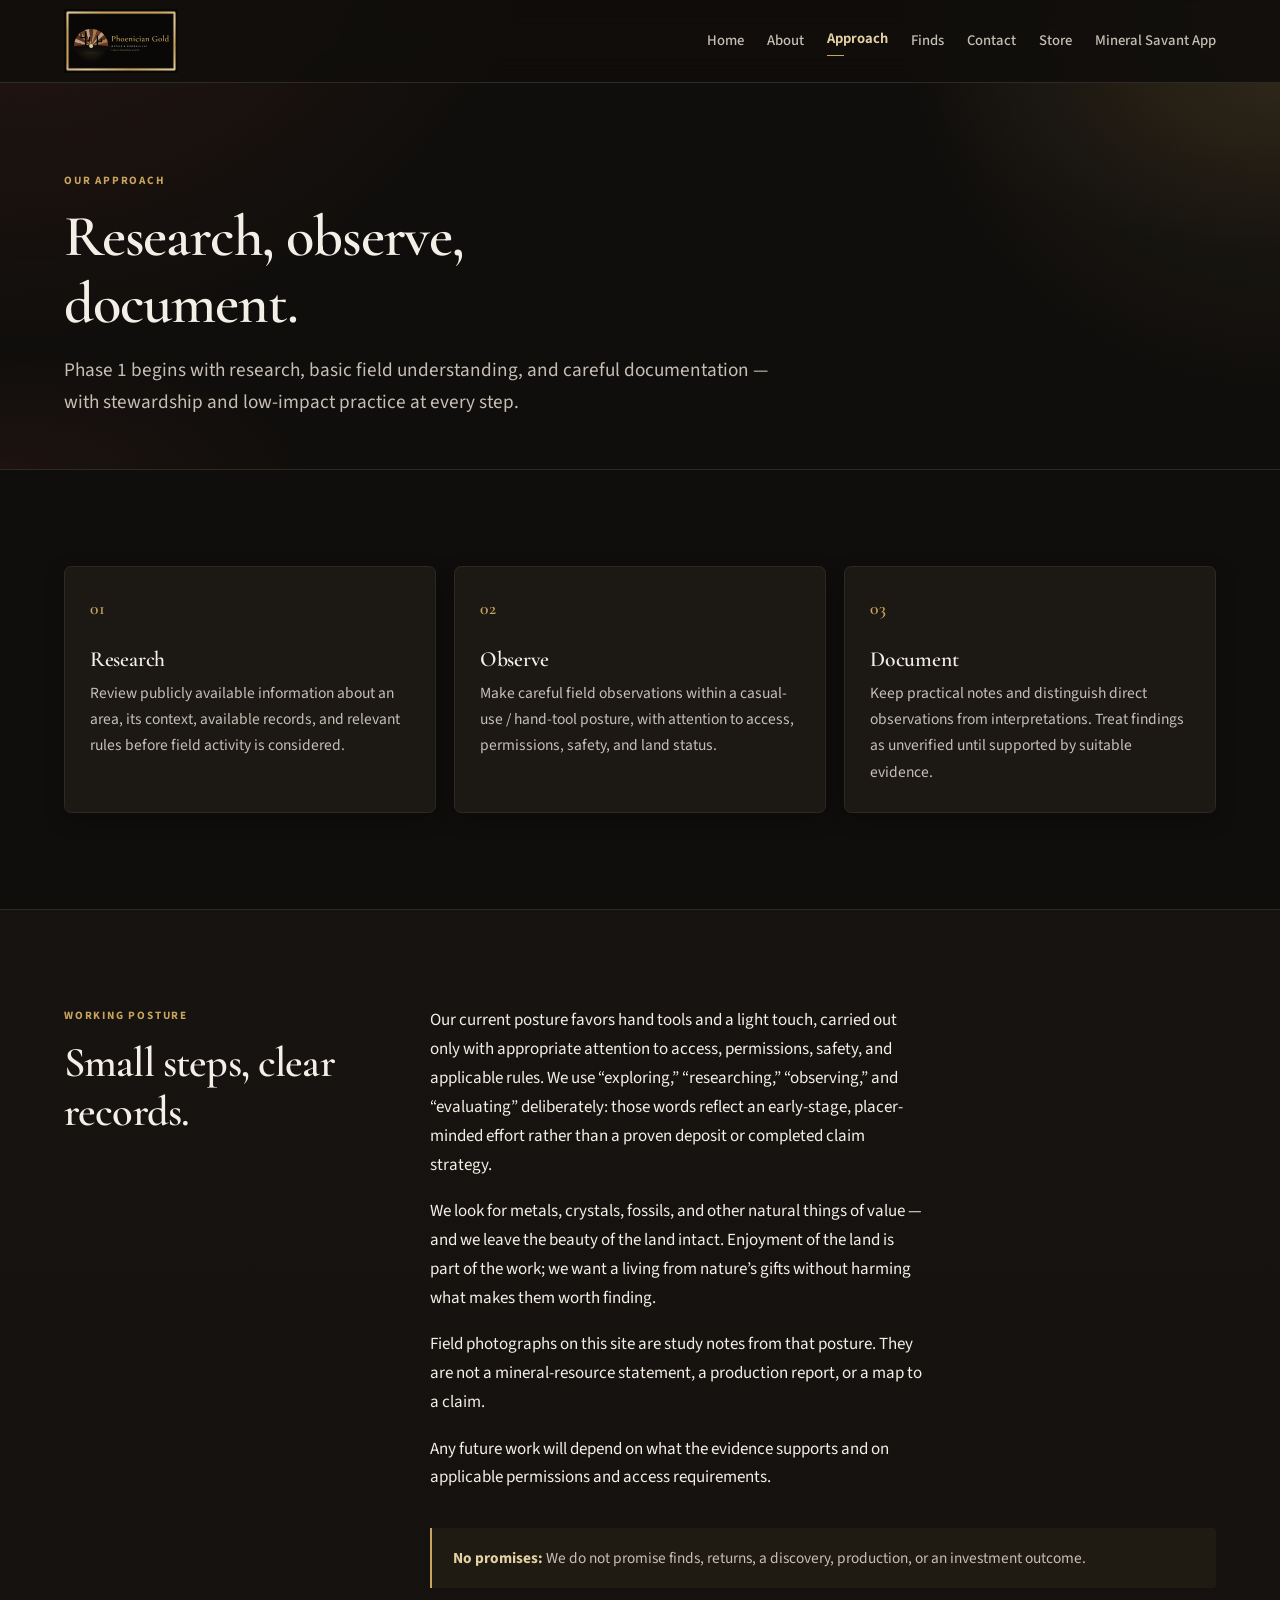
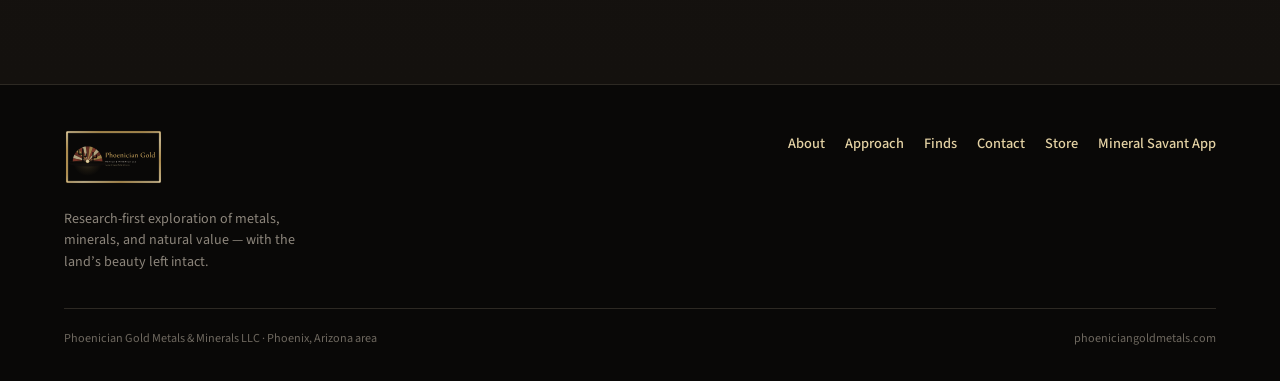
<file: approach.html>
<!doctype html>
<html lang="en">
<head>
  <meta charset="utf-8">
  <meta name="viewport" content="width=device-width, initial-scale=1">
  <meta name="theme-color" content="#100e0c">
  <title>Our Phase 1 Approach | Phoenician Gold Metals & Minerals</title>
  <meta name="description" content="How Phoenician Gold Metals & Minerals LLC approaches Phase 1 research, casual-use hand-tool work, documentation, stewardship, and responsible expectations.">
  <meta property="og:title" content="Our Phase 1 Approach | Phoenician Gold Metals & Minerals">
  <meta property="og:description" content="How Phoenician Gold Metals & Minerals LLC approaches Phase 1 research, casual-use hand-tool work, documentation, stewardship, and responsible expectations.">
  <meta property="og:type" content="website">
  <meta property="og:url" content="https://phoeniciangoldmetals.com/approach.html">
  <link rel="icon" href="images/brand/favicon/favicon.ico" sizes="any">
  <link rel="icon" href="images/brand/favicon/favicon.svg" type="image/svg+xml">
  <link rel="apple-touch-icon" href="images/brand/favicon/apple-touch-icon.png">
  <link rel="stylesheet" href="css/styles.css">
</head>
<body>
  <a class="skip-link" href="#main-content">Skip to content</a>
  <header class="site-header">
    <div class="container nav-wrap">
      <a class="brand brand-logo" href="index.html" aria-label="Phoenician Gold Metals & Minerals LLC home">
        <img class="brand-logo-img" src="images/brand/primary-dark.svg" width="646" height="364" alt="Phoenician Gold Metals & Minerals LLC">
      </a>
      <input class="nav-toggle-input" type="checkbox" id="nav-toggle">
      <label class="nav-toggle" for="nav-toggle" aria-label="Menu" aria-controls="site-nav"><span></span></label>
      <nav class="site-nav" id="site-nav" aria-label="Primary navigation">
        <ul class="nav-list">
          <li><a href="index.html">Home</a></li>
          <li><a href="about.html">About</a></li>
          <li><a href="approach.html" aria-current="page">Approach</a></li>
          <li><a href="finds.html">Finds</a></li>
          <li><a href="contact.html">Contact</a></li>
          <li><a href="store.html">Store</a></li>
          <li><a href="app.html">Mineral Savant App</a></li>
        </ul>
      </nav>
    </div>
  </header>

  <main id="main-content">
    <section class="page-hero">
      <div class="container">
        <p class="eyebrow">Our approach</p>
        <h1>Research, observe, document.</h1>
        <p class="lede">Phase 1 begins with research, basic field understanding, and careful documentation — with stewardship and low-impact practice at every step.</p>
      </div>
    </section>

    <section class="section">
      <div class="container">
        <div class="cards">
          <article class="card">
            <span class="card-number">01</span>
            <h3>Research</h3>
            <p>Review publicly available information about an area, its context, available records, and relevant rules before field activity is considered.</p>
          </article>
          <article class="card">
            <span class="card-number">02</span>
            <h3>Observe</h3>
            <p>Make careful field observations within a casual-use / hand-tool posture, with attention to access, permissions, safety, and land status.</p>
          </article>
          <article class="card">
            <span class="card-number">03</span>
            <h3>Document</h3>
            <p>Keep practical notes and distinguish direct observations from interpretations. Treat findings as unverified until supported by suitable evidence.</p>
          </article>
        </div>
      </div>
    </section>

    <section class="section section-alt section-rule">
      <div class="container prose-grid">
        <aside>
          <p class="eyebrow">Working posture</p>
          <h2>Small steps, clear records.</h2>
        </aside>
        <div>
          <p>Our current posture favors hand tools and a light touch, carried out only with appropriate attention to access, permissions, safety, and applicable rules. We use “exploring,” “researching,” “observing,” and “evaluating” deliberately: those words reflect an early-stage, placer-minded effort rather than a proven deposit or completed claim strategy.</p>
          <p>We look for metals, crystals, fossils, and other natural things of value — and we leave the beauty of the land intact. Enjoyment of the land is part of the work; we want a living from nature’s gifts without harming what makes them worth finding.</p>
          <p>Field photographs on this site are study notes from that posture. They are not a mineral-resource statement, a production report, or a map to a claim.</p>
          <p>Any future work will depend on what the evidence supports and on applicable permissions and access requirements.</p>
          <div class="callout">
            <strong>No promises:</strong> We do not promise finds, returns, a discovery, production, or an investment outcome.
          </div>
        </div>
      </div>
    </section>
  </main>

  <footer class="site-footer">
    <div class="container">
      <div class="footer-grid">
        <div>
          <a class="brand brand-logo" href="index.html" aria-label="Phoenician Gold Metals & Minerals LLC home">
            <img class="brand-logo-img" src="images/brand/primary-dark.svg" width="646" height="364" alt="Phoenician Gold Metals & Minerals LLC">
          </a>
          <p>Research-first exploration of metals, minerals, and natural value — with the land’s beauty left intact.</p>
        </div>
        <ul class="footer-links">
          <li><a href="about.html">About</a></li>
          <li><a href="approach.html">Approach</a></li>
          <li><a href="finds.html">Finds</a></li>
          <li><a href="contact.html">Contact</a></li>
          <li><a href="store.html">Store</a></li>
          <li><a href="app.html">Mineral Savant App</a></li>
        </ul>
      </div>
      <div class="footer-bottom">
        <span>Phoenician Gold Metals &amp; Minerals LLC · Phoenix, Arizona area</span>
        <span>phoeniciangoldmetals.com</span>
      </div>
    </div>
  </footer>
  <!-- Glintie/PG Web: fill ingestUrl and ingestKey in js/pg-site-analytics-config.js when the Edge Function site-analytics-ingest is live. -->
  <script src="js/pg-site-analytics-config.js"></script>
  <script src="js/pg-site-analytics.js"></script>
</body>
</html>
</file>
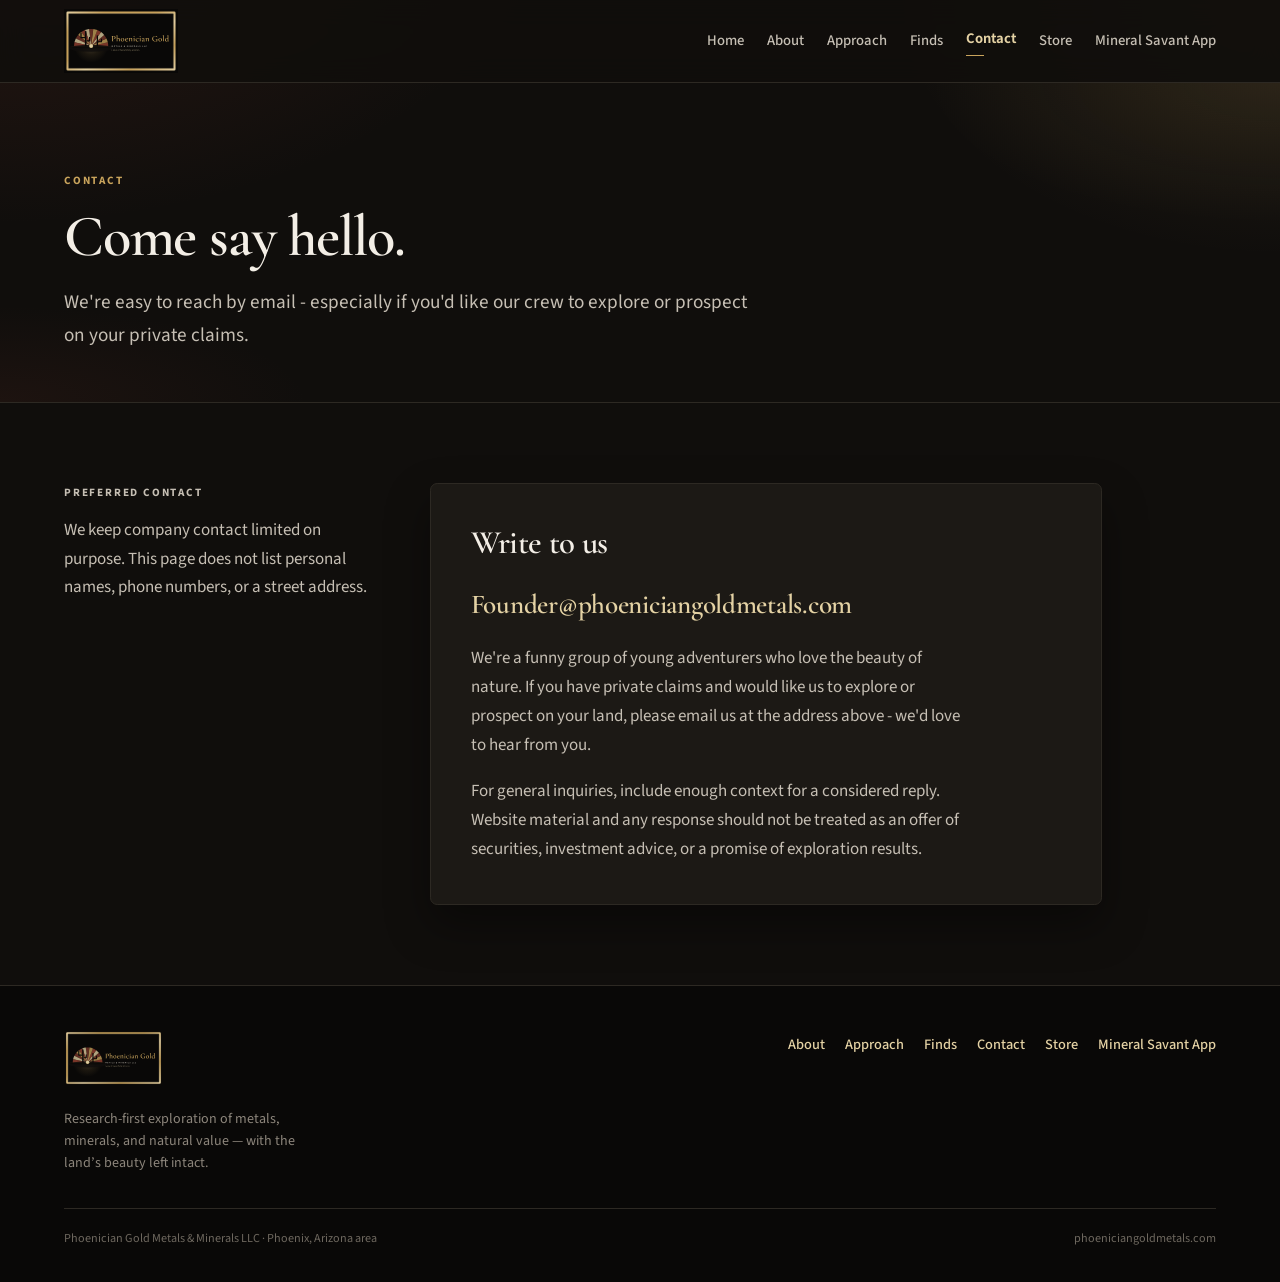
<file: contact.html>
<!doctype html>
<html lang="en">
<head>
  <meta charset="utf-8">
  <meta name="viewport" content="width=device-width, initial-scale=1">
  <meta name="theme-color" content="#100e0c">
  <title>Contact Phoenician Gold Metals & Minerals LLC</title>
  <meta name="description" content="Contact Phoenician Gold Metals & Minerals LLC about its Phase 1 direction exploring metals, crystals, fossils, and natural value in the Phoenix area.">
  <meta property="og:title" content="Contact Phoenician Gold Metals & Minerals LLC">
  <meta property="og:description" content="Contact Phoenician Gold Metals & Minerals LLC about its Phase 1 direction exploring metals, crystals, fossils, and natural value in the Phoenix area.">
  <meta property="og:type" content="website">
  <meta property="og:url" content="https://phoeniciangoldmetals.com/contact.html">
  <link rel="icon" href="images/brand/favicon/favicon.ico" sizes="any">
  <link rel="icon" href="images/brand/favicon/favicon.svg" type="image/svg+xml">
  <link rel="apple-touch-icon" href="images/brand/favicon/apple-touch-icon.png">
  <link rel="stylesheet" href="css/styles.css">
</head>
<body>
  <a class="skip-link" href="#main-content">Skip to content</a>
  <header class="site-header">
    <div class="container nav-wrap">
      <a class="brand brand-logo" href="index.html" aria-label="Phoenician Gold Metals & Minerals LLC home">
        <img class="brand-logo-img" src="images/brand/primary-dark.svg" width="646" height="364" alt="Phoenician Gold Metals & Minerals LLC">
      </a>
      <input class="nav-toggle-input" type="checkbox" id="nav-toggle">
      <label class="nav-toggle" for="nav-toggle" aria-label="Menu" aria-controls="site-nav"><span></span></label>
      <nav class="site-nav" id="site-nav" aria-label="Primary navigation">
        <ul class="nav-list">
          <li><a href="index.html">Home</a></li>
          <li><a href="about.html">About</a></li>
          <li><a href="approach.html">Approach</a></li>
          <li><a href="finds.html">Finds</a></li>
          <li><a href="contact.html" aria-current="page">Contact</a></li>
          <li><a href="store.html">Store</a></li>
          <li><a href="app.html">Mineral Savant App</a></li>
        </ul>
      </nav>
    </div>
  </header>

  <main id="main-content">
    <section class="page-hero">
      <div class="container">
        <p class="eyebrow">Contact</p>
        <h1>Come say hello.</h1>
        <p class="lede">We're easy to reach by email - especially if you'd like our crew to explore or prospect on your private claims.</p>
      </div>
    </section>

    <section class="prose">
      <div class="container prose-grid">
        <aside>
          <p class="eyebrow">Preferred contact</p>
          <p>We keep company contact limited on purpose. This page does not list personal names, phone numbers, or a street address.</p>
        </aside>
        <div class="contact-panel">
          <h2>Write to us</h2>
          <a class="email" href="mailto:Founder@phoeniciangoldmetals.com">Founder@phoeniciangoldmetals.com</a>
          <p>We're a funny group of young adventurers who love the beauty of nature. If you have private claims and would like us to explore or prospect on your land, please email us at the address above - we'd love to hear from you.</p>
          <p>For general inquiries, include enough context for a considered reply. Website material and any response should not be treated as an offer of securities, investment advice, or a promise of exploration results.</p>
        </div>
      </div>
    </section>
  </main>

  <footer class="site-footer">
    <div class="container">
      <div class="footer-grid">
        <div>
          <a class="brand brand-logo" href="index.html" aria-label="Phoenician Gold Metals & Minerals LLC home">
            <img class="brand-logo-img" src="images/brand/primary-dark.svg" width="646" height="364" alt="Phoenician Gold Metals & Minerals LLC">
          </a>
          <p>Research-first exploration of metals, minerals, and natural value — with the land’s beauty left intact.</p>
        </div>
        <ul class="footer-links">
          <li><a href="about.html">About</a></li>
          <li><a href="approach.html">Approach</a></li>
          <li><a href="finds.html">Finds</a></li>
          <li><a href="contact.html">Contact</a></li>
          <li><a href="store.html">Store</a></li>
          <li><a href="app.html">Mineral Savant App</a></li>
        </ul>
      </div>
      <div class="footer-bottom">
        <span>Phoenician Gold Metals &amp; Minerals LLC · Phoenix, Arizona area</span>
        <span>phoeniciangoldmetals.com</span>
      </div>
    </div>
  </footer>
  <!-- Glintie/PG Web: fill ingestUrl and ingestKey in js/pg-site-analytics-config.js when the Edge Function site-analytics-ingest is live. -->
  <script src="js/pg-site-analytics-config.js"></script>
  <script src="js/pg-site-analytics.js"></script>
</body>
</html>
</file>
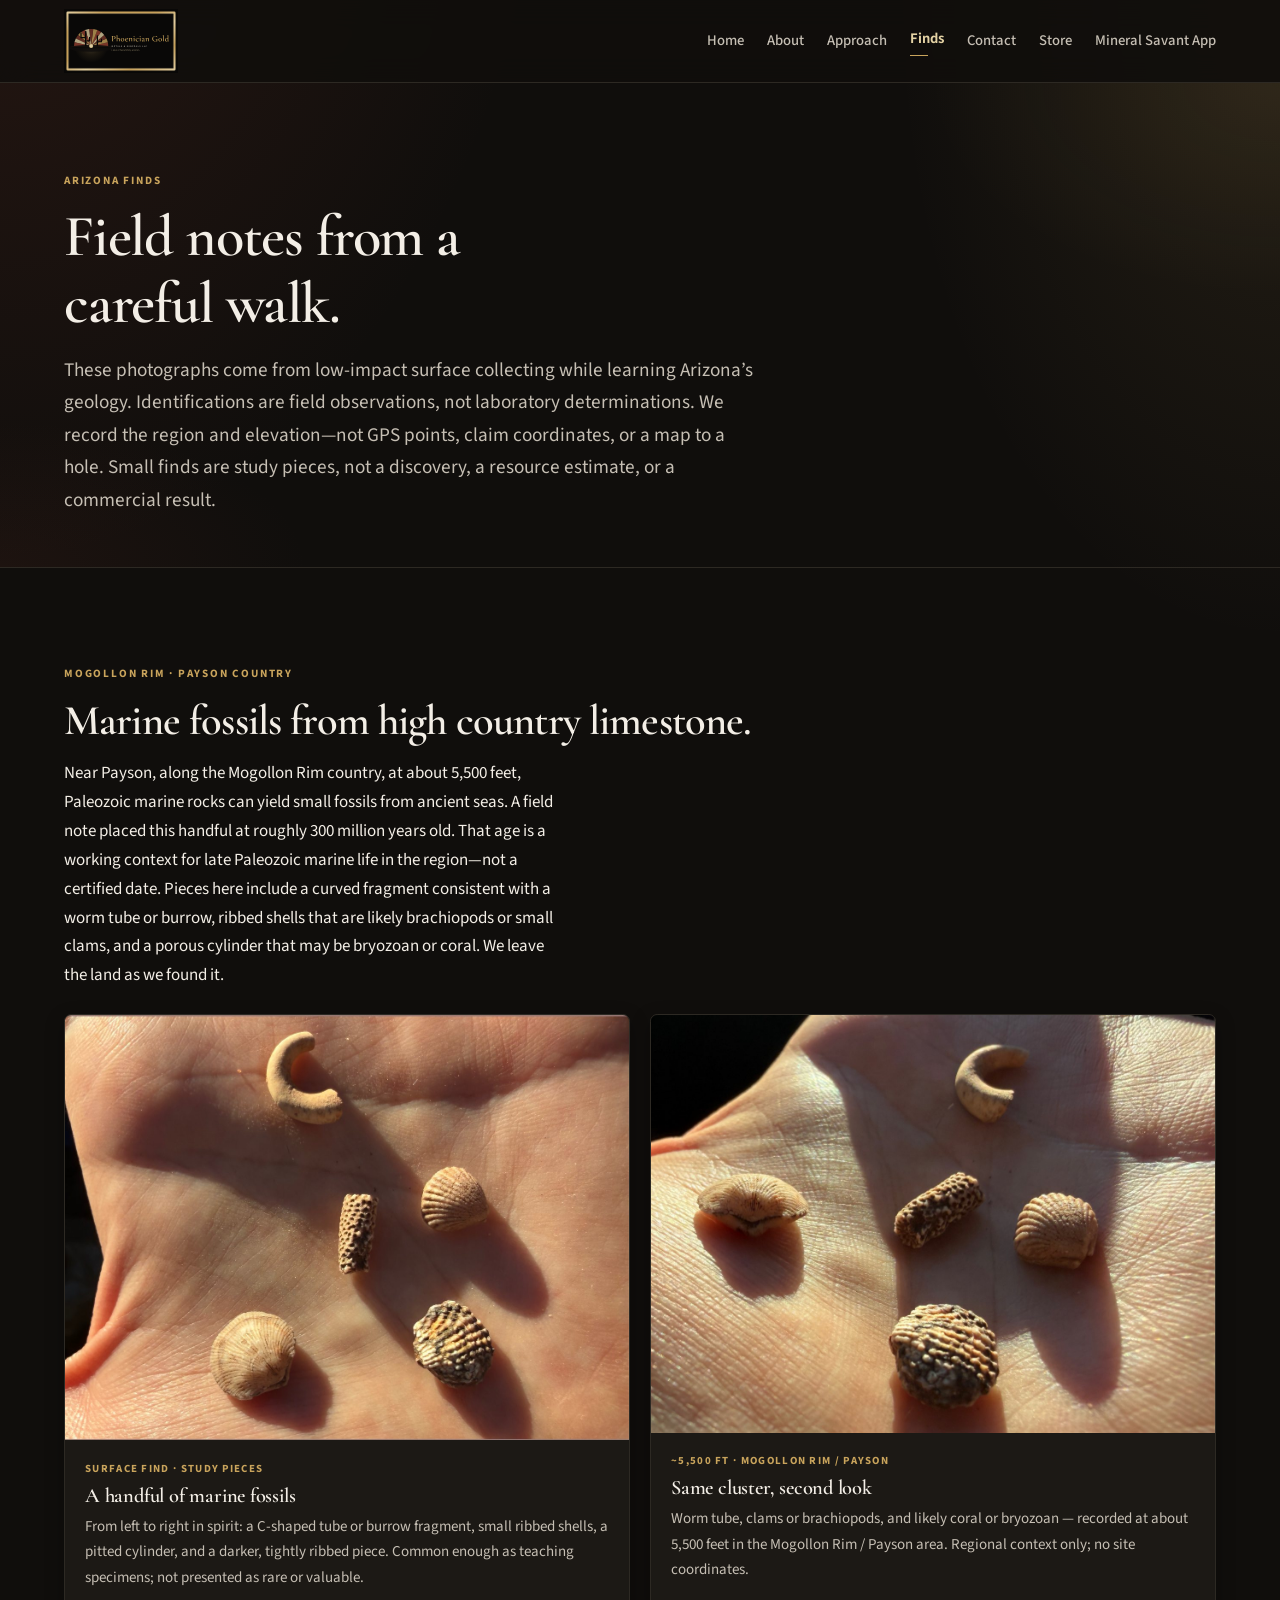
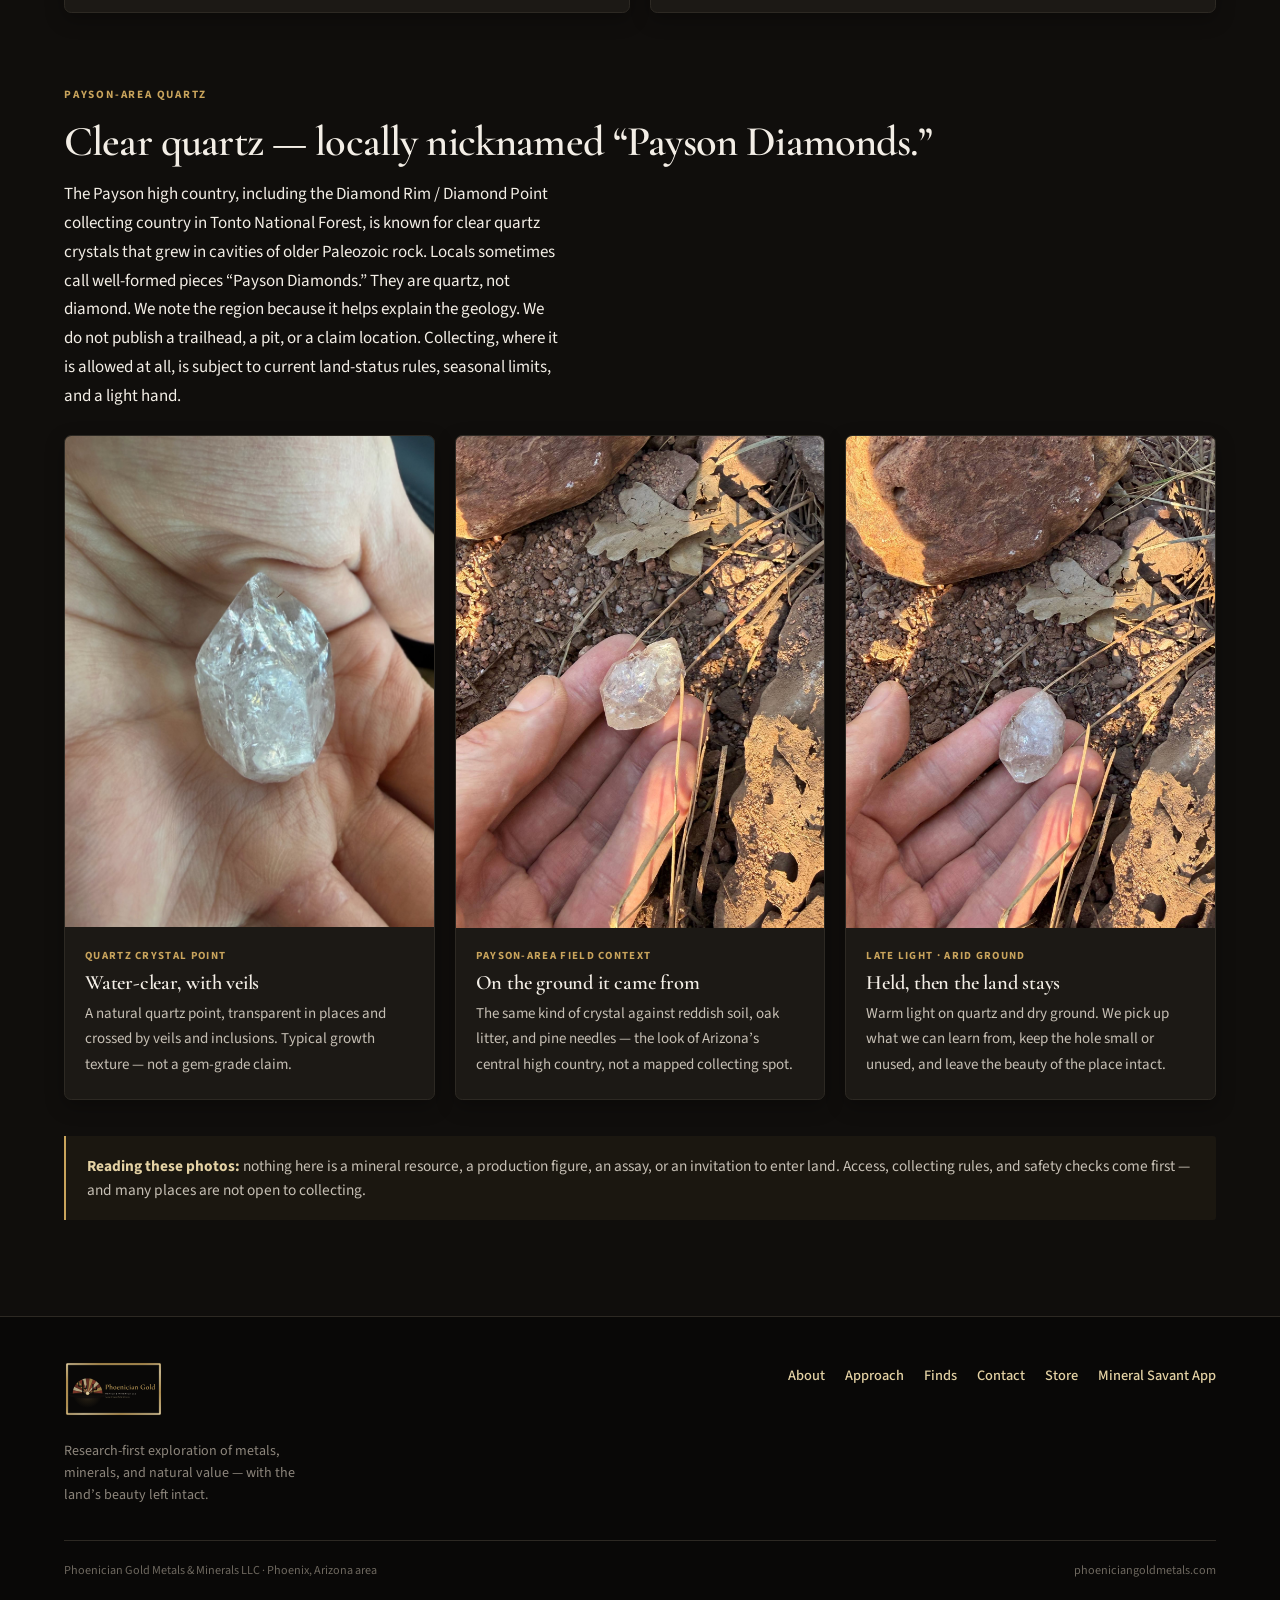
<file: finds.html>
<!doctype html>
<html lang="en">
<head>
  <meta charset="utf-8">
  <meta name="viewport" content="width=device-width, initial-scale=1">
  <meta name="theme-color" content="#100e0c">
  <title>Arizona Finds | Phoenician Gold Metals & Minerals LLC</title>
  <meta name="description" content="Field photographs of small marine fossils from the Mogollon Rim country and clear quartz from the Payson area — study notes from low-impact surface collecting, not a discovery claim.">
  <meta property="og:title" content="Arizona Finds | Phoenician Gold Metals & Minerals LLC">
  <meta property="og:description" content="Field photographs of small marine fossils from the Mogollon Rim country and clear quartz from the Payson area — study notes from low-impact surface collecting, not a discovery claim.">
  <meta property="og:type" content="website">
  <meta property="og:url" content="https://phoeniciangoldmetals.com/finds.html">
  <link rel="icon" href="images/brand/favicon/favicon.ico" sizes="any">
  <link rel="icon" href="images/brand/favicon/favicon.svg" type="image/svg+xml">
  <link rel="apple-touch-icon" href="images/brand/favicon/apple-touch-icon.png">
  <link rel="stylesheet" href="css/styles.css">
</head>
<body>
  <a class="skip-link" href="#main-content">Skip to content</a>
  <header class="site-header">
    <div class="container nav-wrap">
      <a class="brand brand-logo" href="index.html" aria-label="Phoenician Gold Metals & Minerals LLC home">
        <img class="brand-logo-img" src="images/brand/primary-dark.svg" width="646" height="364" alt="Phoenician Gold Metals & Minerals LLC">
      </a>
      <input class="nav-toggle-input" type="checkbox" id="nav-toggle">
      <label class="nav-toggle" for="nav-toggle" aria-label="Menu" aria-controls="site-nav"><span></span></label>
      <nav class="site-nav" id="site-nav" aria-label="Primary navigation">
        <ul class="nav-list">
          <li><a href="index.html">Home</a></li>
          <li><a href="about.html">About</a></li>
          <li><a href="approach.html">Approach</a></li>
          <li><a href="finds.html" aria-current="page">Finds</a></li>
          <li><a href="contact.html">Contact</a></li>
          <li><a href="store.html">Store</a></li>
          <li><a href="app.html">Mineral Savant App</a></li>
        </ul>
      </nav>
    </div>
  </header>

  <main id="main-content">
    <section class="page-hero">
      <div class="container">
        <p class="eyebrow">Arizona finds</p>
        <h1>Field notes from a careful walk.</h1>
        <p class="lede finds-intro">These photographs come from low-impact surface collecting while learning Arizona’s geology. Identifications are field observations, not laboratory determinations. We record the region and elevation—not GPS points, claim coordinates, or a map to a hole. Small finds are study pieces, not a discovery, a resource estimate, or a commercial result.</p>
      </div>
    </section>

    <section class="section" id="fossils">
      <div class="container">
        <div class="finds-block">
          <header>
            <p class="eyebrow">Mogollon Rim · Payson country</p>
            <h2>Marine fossils from high country limestone.</h2>
            <p>Near Payson, along the Mogollon Rim country, at about 5,500 feet, Paleozoic marine rocks can yield small fossils from ancient seas. A field note placed this handful at roughly 300 million years old. That age is a working context for late Paleozoic marine life in the region—not a certified date. Pieces here include a curved fragment consistent with a worm tube or burrow, ribbed shells that are likely brachiopods or small clams, and a porous cylinder that may be bryozoan or coral. We leave the land as we found it.</p>
          </header>
          <div class="finds-grid">
            <figure class="find-card">
              <div class="find-frame">
                <img src="images/finds/fossils-hand.jpg" alt="Palm holding a curved fossil tube, two small ribbed shells, a porous cylinder, and a darker ribbed fossil" width="1320" height="995" loading="lazy">
              </div>
              <figcaption>
                <span class="find-meta">Surface find · study pieces</span>
                <h3>A handful of marine fossils</h3>
                <p>From left to right in spirit: a C-shaped tube or burrow fragment, small ribbed shells, a pitted cylinder, and a darker, tightly ribbed piece. Common enough as teaching specimens; not presented as rare or valuable.</p>
              </figcaption>
            </figure>
            <figure class="find-card">
              <div class="find-frame">
                <img src="images/finds/fossils-mogollon-rim.jpg" alt="Same fossil cluster arranged on a palm, including worm-tube fragment, ribbed shells, and a porous piece" width="1320" height="978" loading="lazy">
              </div>
              <figcaption>
                <span class="find-meta">~5,500 ft · Mogollon Rim / Payson</span>
                <h3>Same cluster, second look</h3>
                <p>Worm tube, clams or brachiopods, and likely coral or bryozoan — recorded at about 5,500 feet in the Mogollon Rim / Payson area. Regional context only; no site coordinates.</p>
              </figcaption>
            </figure>
          </div>
        </div>

        <div class="finds-block" id="quartz">
          <header>
            <p class="eyebrow">Payson-area quartz</p>
            <h2>Clear quartz — locally nicknamed “Payson Diamonds.”</h2>
            <p>The Payson high country, including the Diamond Rim / Diamond Point collecting country in Tonto National Forest, is known for clear quartz crystals that grew in cavities of older Paleozoic rock. Locals sometimes call well-formed pieces “Payson Diamonds.” They are quartz, not diamond. We note the region because it helps explain the geology. We do not publish a trailhead, a pit, or a claim location. Collecting, where it is allowed at all, is subject to current land-status rules, seasonal limits, and a light hand.</p>
          </header>
          <div class="finds-grid finds-grid-3">
            <figure class="find-card">
              <div class="find-frame">
                <img src="images/finds/quartz-palm.jpg" alt="Water-clear quartz crystal point with internal veils, held in a palm" width="1600" height="2133" loading="lazy">
              </div>
              <figcaption>
                <span class="find-meta">Quartz crystal point</span>
                <h3>Water-clear, with veils</h3>
                <p>A natural quartz point, transparent in places and crossed by veils and inclusions. Typical growth texture — not a gem-grade claim.</p>
              </figcaption>
            </figure>
            <figure class="find-card">
              <div class="find-frame">
                <img src="images/finds/quartz-field.jpg" alt="Clear quartz crystal resting on reddish desert soil with pine needles and rocks" width="1400" height="1867" loading="lazy">
              </div>
              <figcaption>
                <span class="find-meta">Payson-area field context</span>
                <h3>On the ground it came from</h3>
                <p>The same kind of crystal against reddish soil, oak litter, and pine needles — the look of Arizona’s central high country, not a mapped collecting spot.</p>
              </figcaption>
            </figure>
            <figure class="find-card">
              <div class="find-frame">
                <img src="images/finds/quartz-desert.jpg" alt="Quartz crystal in hand above arid ground in warm evening light" width="1400" height="1867" loading="lazy">
              </div>
              <figcaption>
                <span class="find-meta">Late light · arid ground</span>
                <h3>Held, then the land stays</h3>
                <p>Warm light on quartz and dry ground. We pick up what we can learn from, keep the hole small or unused, and leave the beauty of the place intact.</p>
              </figcaption>
            </figure>
          </div>
        </div>

        <div class="callout">
          <strong>Reading these photos:</strong> nothing here is a mineral resource, a production figure, an assay, or an invitation to enter land. Access, collecting rules, and safety checks come first — and many places are not open to collecting.
        </div>
      </div>
    </section>
  </main>

  <footer class="site-footer">
    <div class="container">
      <div class="footer-grid">
        <div>
          <a class="brand brand-logo" href="index.html" aria-label="Phoenician Gold Metals & Minerals LLC home">
            <img class="brand-logo-img" src="images/brand/primary-dark.svg" width="646" height="364" alt="Phoenician Gold Metals & Minerals LLC">
          </a>
          <p>Research-first exploration of metals, minerals, and natural value — with the land’s beauty left intact.</p>
        </div>
        <ul class="footer-links">
          <li><a href="about.html">About</a></li>
          <li><a href="approach.html">Approach</a></li>
          <li><a href="finds.html">Finds</a></li>
          <li><a href="contact.html">Contact</a></li>
          <li><a href="store.html">Store</a></li>
          <li><a href="app.html">Mineral Savant App</a></li>
        </ul>
      </div>
      <div class="footer-bottom">
        <span>Phoenician Gold Metals &amp; Minerals LLC · Phoenix, Arizona area</span>
        <span>phoeniciangoldmetals.com</span>
      </div>
    </div>
  </footer>
  <!-- Glintie/PG Web: fill ingestUrl and ingestKey in js/pg-site-analytics-config.js when the Edge Function site-analytics-ingest is live. -->
  <script src="js/pg-site-analytics-config.js"></script>
  <script src="js/pg-site-analytics.js"></script>
</body>
</html>
</file>
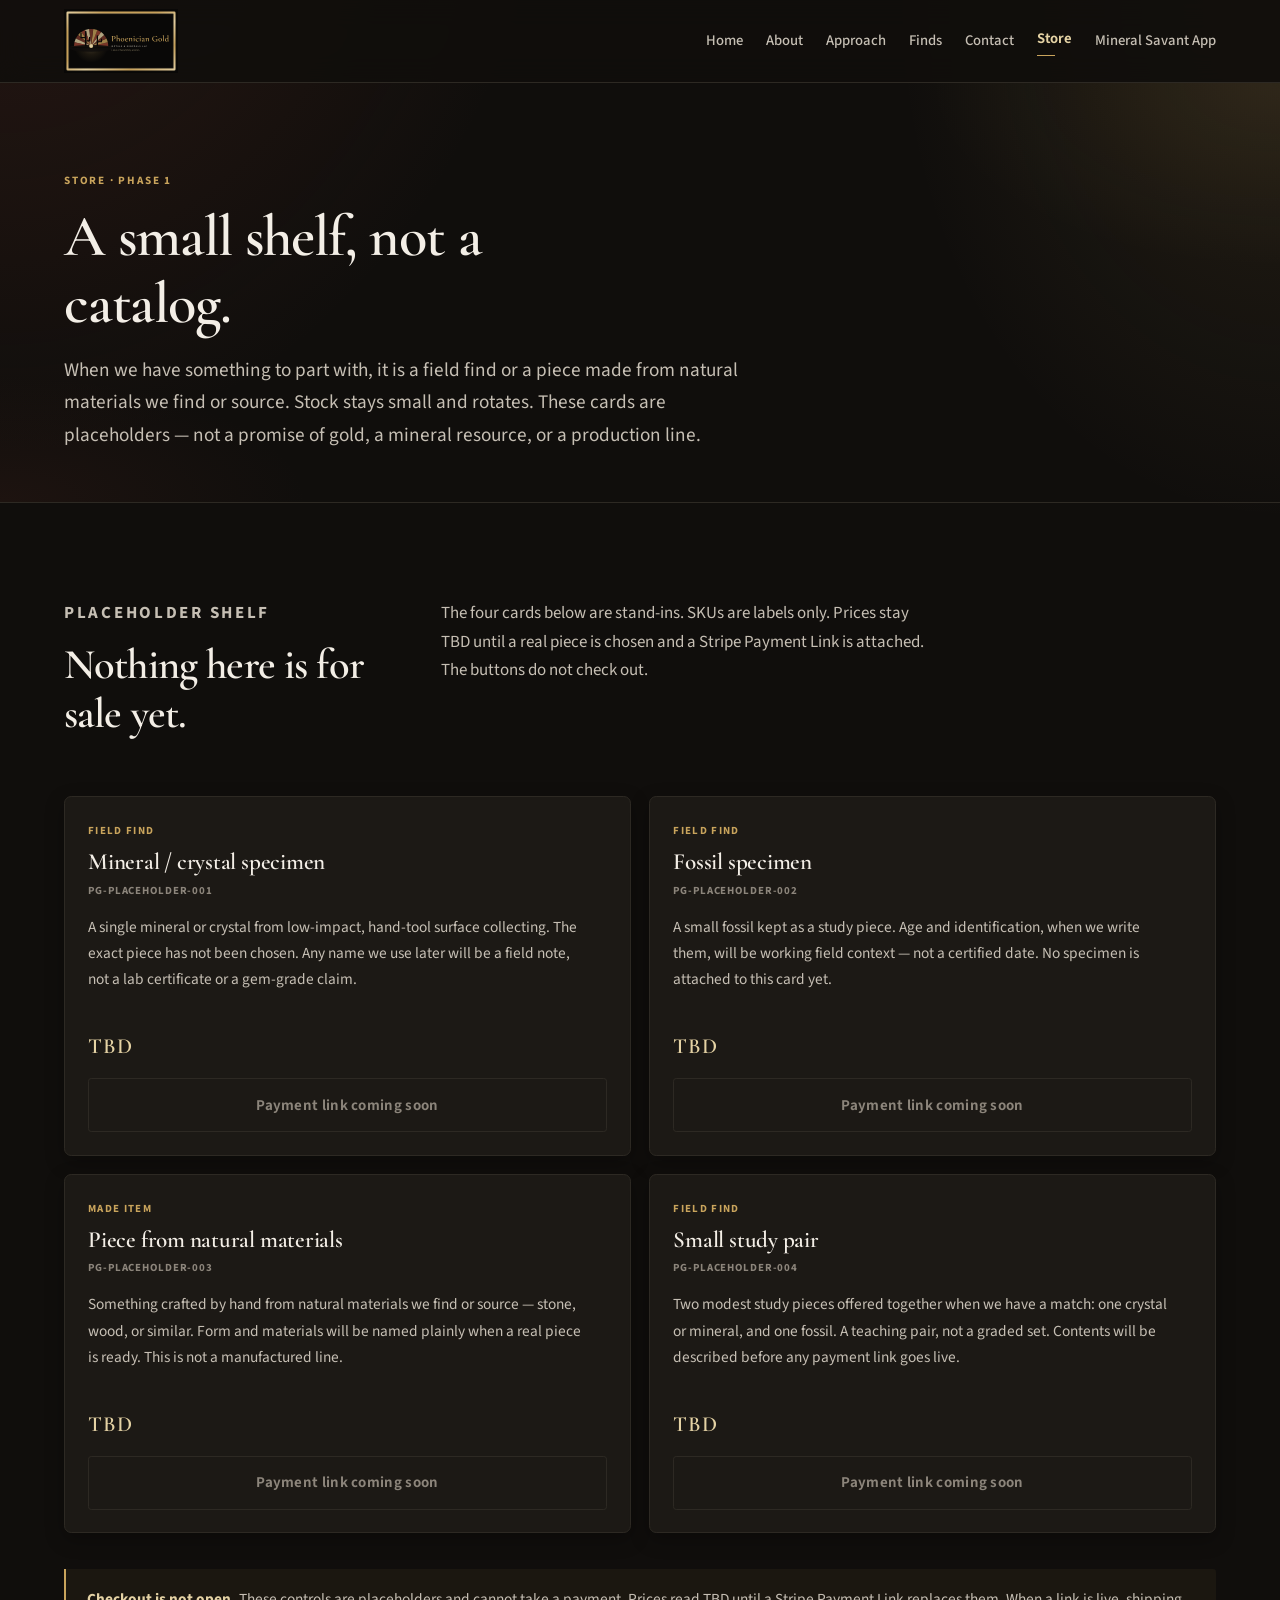
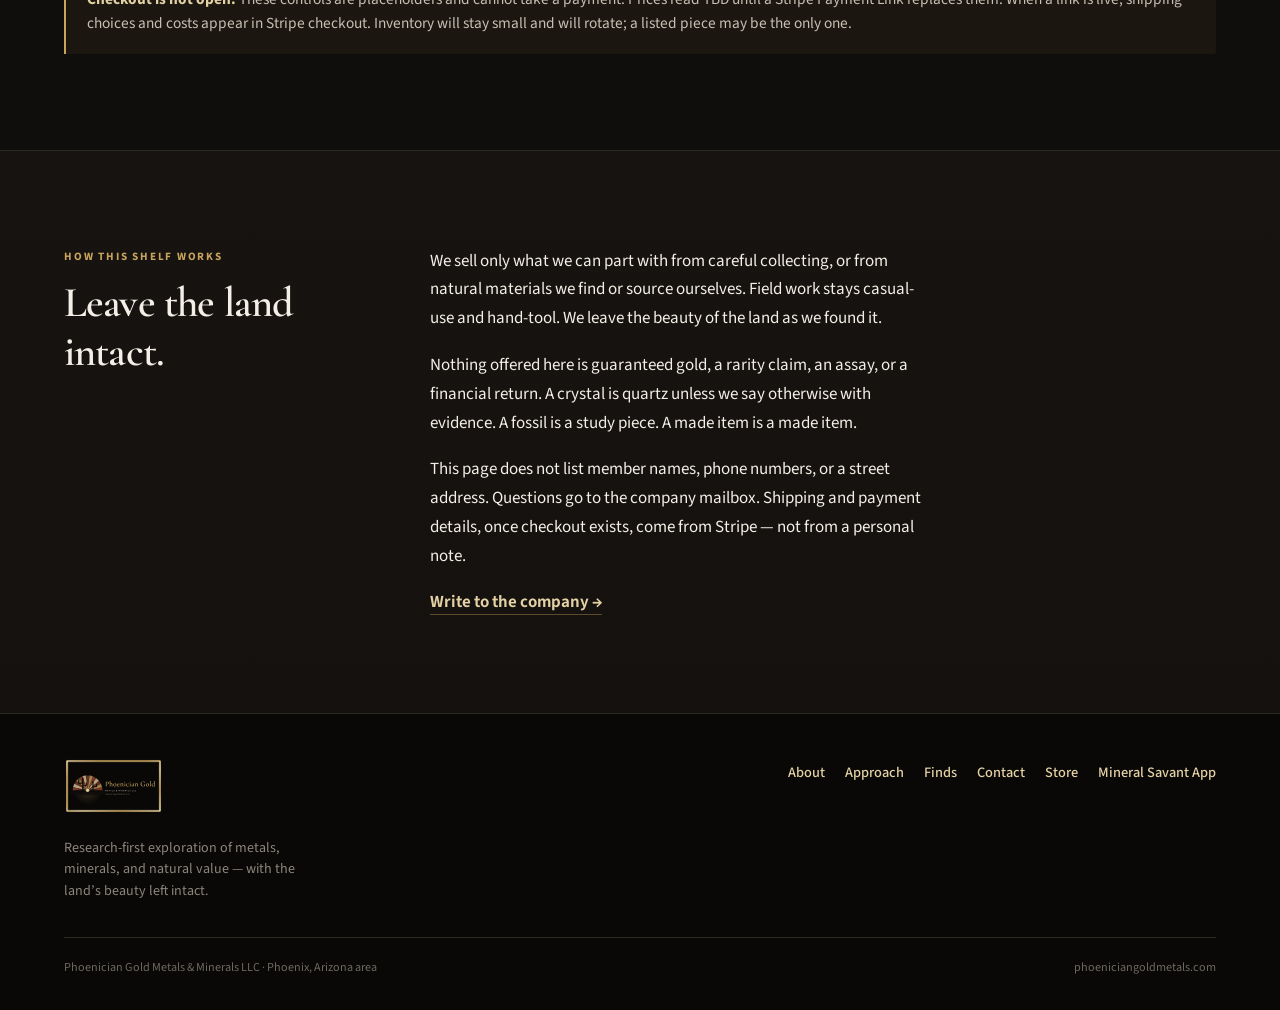
<file: store.html>
<!doctype html>
<html lang="en">
<head>
  <meta charset="utf-8">
  <meta name="viewport" content="width=device-width, initial-scale=1">
  <meta name="theme-color" content="#100e0c">
  <title>Store | Phoenician Gold Metals & Minerals LLC</title>
  <meta name="description" content="A small, rotating shelf of Arizona field finds and pieces made from natural materials. Placeholder listings only — payment links and prices are not live yet.">
  <meta property="og:title" content="Store | Phoenician Gold Metals & Minerals LLC">
  <meta property="og:description" content="A small, rotating shelf of Arizona field finds and pieces made from natural materials. Placeholder listings only — payment links and prices are not live yet.">
  <meta property="og:type" content="website">
  <meta property="og:url" content="https://phoeniciangoldmetals.com/store.html">
  <link rel="icon" href="images/brand/favicon/favicon.ico" sizes="any">
  <link rel="icon" href="images/brand/favicon/favicon.svg" type="image/svg+xml">
  <link rel="apple-touch-icon" href="images/brand/favicon/apple-touch-icon.png">
  <link rel="stylesheet" href="css/styles.css">
</head>
<body>
  <a class="skip-link" href="#main-content">Skip to content</a>
  <header class="site-header">
    <div class="container nav-wrap">
      <a class="brand brand-logo" href="index.html" aria-label="Phoenician Gold Metals & Minerals LLC home">
        <img class="brand-logo-img" src="images/brand/primary-dark.svg" width="646" height="364" alt="Phoenician Gold Metals & Minerals LLC">
      </a>
      <input class="nav-toggle-input" type="checkbox" id="nav-toggle">
      <label class="nav-toggle" for="nav-toggle" aria-label="Menu" aria-controls="site-nav"><span></span></label>
      <nav class="site-nav" id="site-nav" aria-label="Primary navigation">
        <ul class="nav-list">
          <li><a href="index.html">Home</a></li>
          <li><a href="about.html">About</a></li>
          <li><a href="approach.html">Approach</a></li>
          <li><a href="finds.html">Finds</a></li>
          <li><a href="contact.html">Contact</a></li>
          <li><a href="store.html" aria-current="page">Store</a></li>
          <li><a href="app.html">Mineral Savant App</a></li>
        </ul>
      </nav>
    </div>
  </header>

  <main id="main-content">
    <section class="page-hero">
      <div class="container">
        <p class="eyebrow">Store · Phase 1</p>
        <h1>A small shelf, not a catalog.</h1>
        <p class="lede">When we have something to part with, it is a field find or a piece made from natural materials we find or source. Stock stays small and rotates. These cards are placeholders — not a promise of gold, a mineral resource, or a production line.</p>
      </div>
    </section>

    <section class="section" aria-labelledby="shelf-heading">
      <div class="container">
        <div class="section-intro">
          <div>
            <p class="eyebrow">Placeholder shelf</p>
            <h2 id="shelf-heading">Nothing here is for sale yet.</h2>
          </div>
          <div>
            <p>The four cards below are stand-ins. SKUs are labels only. Prices stay TBD until a real piece is chosen and a Stripe Payment Link is attached. The buttons do not check out.</p>
          </div>
        </div>

        <!--
          Payment links: replace href="#" with the Stripe Payment Link URL,
          set data-payment-link to that same URL, and remove
          class "button-soon", aria-disabled, and tabindex="-1".
          Do not invent a Stripe URL. Leave href="#" until a real link exists.
        -->
        <div class="product-grid">
          <article class="product-card">
            <p class="product-kind">Field find</p>
            <h3>Mineral / crystal specimen</h3>
            <p class="product-sku"><span class="visually-hidden">SKU </span>PG-PLACEHOLDER-001</p>
            <p>A single mineral or crystal from low-impact, hand-tool surface collecting. The exact piece has not been chosen. Any name we use later will be a field note, not a lab certificate or a gem-grade claim.</p>
            <div class="product-foot">
              <p class="product-price"><span class="visually-hidden">Price </span>TBD</p>
              <a class="button button-soon" href="#" data-payment-link="" aria-disabled="true" tabindex="-1">Payment link coming soon</a>
            </div>
          </article>

          <article class="product-card">
            <p class="product-kind">Field find</p>
            <h3>Fossil specimen</h3>
            <p class="product-sku"><span class="visually-hidden">SKU </span>PG-PLACEHOLDER-002</p>
            <p>A small fossil kept as a study piece. Age and identification, when we write them, will be working field context — not a certified date. No specimen is attached to this card yet.</p>
            <div class="product-foot">
              <p class="product-price"><span class="visually-hidden">Price </span>TBD</p>
              <a class="button button-soon" href="#" data-payment-link="" aria-disabled="true" tabindex="-1">Payment link coming soon</a>
            </div>
          </article>

          <article class="product-card">
            <p class="product-kind">Made item</p>
            <h3>Piece from natural materials</h3>
            <p class="product-sku"><span class="visually-hidden">SKU </span>PG-PLACEHOLDER-003</p>
            <p>Something crafted by hand from natural materials we find or source — stone, wood, or similar. Form and materials will be named plainly when a real piece is ready. This is not a manufactured line.</p>
            <div class="product-foot">
              <p class="product-price"><span class="visually-hidden">Price </span>TBD</p>
              <a class="button button-soon" href="#" data-payment-link="" aria-disabled="true" tabindex="-1">Payment link coming soon</a>
            </div>
          </article>

          <article class="product-card">
            <p class="product-kind">Field find</p>
            <h3>Small study pair</h3>
            <p class="product-sku"><span class="visually-hidden">SKU </span>PG-PLACEHOLDER-004</p>
            <p>Two modest study pieces offered together when we have a match: one crystal or mineral, and one fossil. A teaching pair, not a graded set. Contents will be described before any payment link goes live.</p>
            <div class="product-foot">
              <p class="product-price"><span class="visually-hidden">Price </span>TBD</p>
              <a class="button button-soon" href="#" data-payment-link="" aria-disabled="true" tabindex="-1">Payment link coming soon</a>
            </div>
          </article>
        </div>

        <div class="callout">
          <strong>Checkout is not open.</strong> These controls are placeholders and cannot take a payment. Prices read TBD until a Stripe Payment Link replaces them. When a link is live, shipping choices and costs appear in Stripe checkout. Inventory will stay small and will rotate; a listed piece may be the only one.
        </div>
      </div>
    </section>

    <section class="section section-alt section-rule">
      <div class="container prose-grid">
        <aside>
          <p class="eyebrow">How this shelf works</p>
          <h2>Leave the land intact.</h2>
        </aside>
        <div>
          <p>We sell only what we can part with from careful collecting, or from natural materials we find or source ourselves. Field work stays casual-use and hand-tool. We leave the beauty of the land as we found it.</p>
          <p>Nothing offered here is guaranteed gold, a rarity claim, an assay, or a financial return. A crystal is quartz unless we say otherwise with evidence. A fossil is a study piece. A made item is a made item.</p>
          <p>This page does not list member names, phone numbers, or a street address. Questions go to the company mailbox. Shipping and payment details, once checkout exists, come from Stripe — not from a personal note.</p>
          <a class="text-link" href="contact.html">Write to the company <span aria-hidden="true">→</span></a>
        </div>
      </div>
    </section>
  </main>

  <footer class="site-footer">
    <div class="container">
      <div class="footer-grid">
        <div>
          <a class="brand brand-logo" href="index.html" aria-label="Phoenician Gold Metals & Minerals LLC home">
            <img class="brand-logo-img" src="images/brand/primary-dark.svg" width="646" height="364" alt="Phoenician Gold Metals & Minerals LLC">
          </a>
          <p>Research-first exploration of metals, minerals, and natural value — with the land’s beauty left intact.</p>
        </div>
        <ul class="footer-links">
          <li><a href="about.html">About</a></li>
          <li><a href="approach.html">Approach</a></li>
          <li><a href="finds.html">Finds</a></li>
          <li><a href="contact.html">Contact</a></li>
          <li><a href="store.html">Store</a></li>
          <li><a href="app.html">Mineral Savant App</a></li>
        </ul>
      </div>
      <div class="footer-bottom">
        <span>Phoenician Gold Metals &amp; Minerals LLC · Phoenix, Arizona area</span>
        <span>phoeniciangoldmetals.com</span>
      </div>
    </div>
  </footer>
  <!-- Glintie/PG Web: fill ingestUrl and ingestKey in js/pg-site-analytics-config.js when the Edge Function site-analytics-ingest is live. -->
  <script src="js/pg-site-analytics-config.js"></script>
  <script src="js/pg-site-analytics.js"></script>
</body>
</html>
</file>
<file: css/styles.css>
/* Phoenician Gold Metals & Minerals LLC — dark Arizona theme */
@import url("https://fonts.googleapis.com/css2?family=Cormorant+Garamond:ital,wght@0,500;0,600;0,700;1,500;1,600&family=Source+Sans+3:ital,wght@0,400;0,500;0,600;0,700;1,400&display=swap");

:root {
  --void: #090807;
  --charcoal: #100e0c;
  --obsidian: #161310;
  --panel: #1c1915;
  --panel-2: #221e19;
  --ink: #f3eee6;
  --ink-soft: #c6bfb4;
  --ink-muted: #8c857b;
  --line: #2d2923;
  --line-gold: rgba(201, 164, 92, 0.28);
  --gold: #c9a45c;
  --gold-deep: #9a7840;
  --gold-soft: #e4d2a4;
  --canyon: #8a3d2d;
  --canyon-deep: #5a261d;
  --ember: #6e3226;
  --white: #f7f3ec;
  --max: 72rem;
  --radius: 0.2rem;
  --radius-lg: 0.45rem;
  --shadow: 0 1.25rem 2.75rem rgba(0, 0, 0, 0.38);
  --shadow-sm: 0 0.4rem 1.2rem rgba(0, 0, 0, 0.28);
  --header-h: 4.6rem;
}

*, *::before, *::after { box-sizing: border-box; }

html {
  scroll-behavior: smooth;
  color-scheme: dark;
  background: var(--void);
}

body {
  margin: 0;
  color: var(--ink);
  background:
    radial-gradient(ellipse 80% 50% at 0% -10%, rgba(138, 61, 45, 0.24), transparent 55%),
    radial-gradient(ellipse 60% 40% at 100% 0%, rgba(201, 164, 92, 0.11), transparent 50%),
    var(--charcoal);
  font-family: "Source Sans 3", ui-sans-serif, system-ui, -apple-system, "Segoe UI", sans-serif;
  font-size: 1.0625rem;
  line-height: 1.7;
  -webkit-font-smoothing: antialiased;
  text-rendering: optimizeLegibility;
}

img, svg { display: block; max-width: 100%; height: auto; }

h1, h2, h3, h4, p, ul, ol, dl { margin-top: 0; }

h1, h2, h3 {
  color: var(--ink);
  font-family: "Cormorant Garamond", "Times New Roman", serif;
  font-weight: 600;
  letter-spacing: -0.02em;
  line-height: 1.15;
}

h1 {
  font-size: clamp(2.35rem, 5.4vw, 3.65rem);
  max-width: 20ch;
  margin-bottom: 1.3rem;
}

h2 {
  font-size: clamp(1.85rem, 3.6vw, 2.65rem);
  margin-bottom: 0.85rem;
}

h3 {
  font-size: 1.35rem;
  margin-bottom: 0.5rem;
  letter-spacing: -0.01em;
}

p { max-width: 62ch; margin-bottom: 1.1rem; }
p:last-child { margin-bottom: 0; }

a {
  color: var(--gold);
  text-underline-offset: 0.2em;
  transition: color 0.15s ease;
}
a:hover { color: var(--gold-soft); }

:focus-visible {
  outline: 2px solid var(--gold);
  outline-offset: 3px;
}

.skip-link {
  position: absolute;
  left: 1rem;
  top: -6rem;
  z-index: 100;
  padding: 0.65rem 1rem;
  border-radius: var(--radius);
  color: var(--void);
  background: var(--gold);
  font-weight: 600;
  text-decoration: none;
}
.skip-link:focus { top: 1rem; }

.visually-hidden {
  position: absolute;
  width: 1px;
  height: 1px;
  padding: 0;
  margin: -1px;
  overflow: hidden;
  clip: rect(0, 0, 0, 0);
  white-space: nowrap;
  border: 0;
}

.container {
  width: min(calc(100% - 2.75rem), var(--max));
  margin-inline: auto;
}

/* ——— Header ——— */
.site-header {
  position: sticky;
  top: 0;
  z-index: 50;
  border-bottom: 1px solid var(--line);
  background: rgba(16, 14, 12, 0.88);
  backdrop-filter: blur(14px);
  -webkit-backdrop-filter: blur(14px);
}

.nav-wrap {
  display: flex;
  align-items: center;
  justify-content: space-between;
  gap: 1.5rem;
  min-height: var(--header-h);
  padding-block: 0.55rem;
}

.brand {
  display: inline-flex;
  align-items: center;
  gap: 0.8rem;
  color: var(--ink);
  text-decoration: none;
  min-width: 0;
}
.brand:hover { color: var(--ink); }

/* Gold-bar lockup is a wide frame; the name is a small band inside it.
   Keep the plaque at header scale instead of the old 19rem banner. */
.brand-logo {
  gap: 0;
  line-height: 0;
  flex: 0 0 auto;
}

.brand-logo-img {
  width: auto;
  height: 4rem;
  max-width: calc(100vw - 6.75rem);
}

.site-footer .brand-logo-img {
  height: 3.5rem;
}

.nav-toggle-input {
  position: absolute;
  width: 1px;
  height: 1px;
  overflow: hidden;
  clip: rect(0 0 0 0);
}

.nav-toggle {
  display: none;
  width: 2.6rem;
  height: 2.4rem;
  border: 1px solid var(--line);
  border-radius: var(--radius);
  background: var(--panel);
  cursor: pointer;
}

.nav-toggle span,
.nav-toggle span::before,
.nav-toggle span::after {
  display: block;
  width: 1.1rem;
  height: 1.5px;
  margin-inline: auto;
  background: var(--gold-soft);
  position: relative;
}
.nav-toggle span::before,
.nav-toggle span::after {
  content: "";
  position: absolute;
  left: 0;
}
.nav-toggle span::before { top: -6px; }
.nav-toggle span::after { top: 6px; }

.nav-list {
  display: flex;
  align-items: center;
  gap: clamp(0.7rem, 1.8vw, 1.7rem);
  margin: 0;
  padding: 0;
  list-style: none;
}

.nav-list a {
  display: block;
  padding: 0.45rem 0;
  color: var(--ink-soft);
  font-size: 0.92rem;
  font-weight: 500;
  text-decoration: none;
  transition: color 0.15s ease;
}
.nav-list a:hover { color: var(--ink); }
.nav-list a[aria-current="page"] {
  color: var(--gold-soft);
  font-weight: 650;
}
.nav-list a[aria-current="page"]::after {
  display: block;
  width: 1.1rem;
  height: 1px;
  margin-top: 0.22rem;
  background: var(--gold);
  content: "";
}

/* ——— Type helpers ——— */
.eyebrow {
  margin-bottom: 0.85rem;
  color: var(--gold);
  font-size: 0.7rem;
  font-weight: 700;
  letter-spacing: 0.16em;
  text-transform: uppercase;
}

.lede {
  color: var(--ink-soft);
  font-size: clamp(1.06rem, 1.9vw, 1.2rem);
  line-height: 1.7;
  max-width: 48rem;
}

/* ——— Hero ——— */
.hero {
  position: relative;
  padding: clamp(4rem, 9vw, 7.25rem) 0 clamp(3.75rem, 8vw, 5.75rem);
  overflow: hidden;
}

.hero::before {
  position: absolute;
  inset: 0;
  background:
    radial-gradient(ellipse 70% 55% at 8% 35%, rgba(201, 164, 92, 0.14), transparent 62%),
    radial-gradient(ellipse 45% 40% at 90% 80%, rgba(110, 50, 38, 0.28), transparent 68%);
  pointer-events: none;
  content: "";
}

.hero-grid {
  position: relative;
  display: grid;
  align-items: end;
  grid-template-columns: minmax(0, 1.2fr) minmax(15rem, 0.7fr);
  gap: clamp(2rem, 7vw, 6.5rem);
}

.hero-copy { position: relative; padding-top: 0.5rem; }

.hero-copy::before {
  position: absolute;
  top: -0.35rem;
  left: 0;
  width: 3.25rem;
  height: 1px;
  background: linear-gradient(90deg, var(--gold), var(--canyon));
  content: "";
}

.hero-aside {
  padding: 1.65rem 0 0 1.65rem;
  border-left: 1px solid var(--line-gold);
}

.hero-aside p {
  color: var(--ink-soft);
  font-size: 0.95rem;
  line-height: 1.65;
}

.hero-aside strong {
  display: block;
  margin-bottom: 0.45rem;
  color: var(--gold-soft);
  font-family: "Cormorant Garamond", Georgia, serif;
  font-size: 1.35rem;
  font-weight: 600;
}

.actions {
  display: flex;
  align-items: center;
  flex-wrap: wrap;
  gap: 1rem 1.5rem;
  margin-top: 2.1rem;
}

.button {
  display: inline-block;
  padding: 0.82rem 1.35rem;
  border: 1px solid var(--gold);
  border-radius: var(--radius);
  color: var(--void);
  background: var(--gold);
  font-size: 0.94rem;
  font-weight: 650;
  letter-spacing: 0.02em;
  text-decoration: none;
  transition: background 0.15s ease, border-color 0.15s ease, color 0.15s ease, transform 0.15s ease;
}
.button:hover {
  border-color: var(--gold-soft);
  color: var(--void);
  background: var(--gold-soft);
}
.button:active { transform: translateY(1px); }

.button-ghost {
  color: var(--gold-soft);
  background: transparent;
}
.button-ghost:hover {
  color: var(--void);
  background: var(--gold-soft);
}

.button-soon,
a.button[aria-disabled="true"] {
  color: var(--ink-muted);
  background: transparent;
  border-color: var(--line);
  cursor: not-allowed;
  pointer-events: none;
}
.button-soon:hover,
a.button[aria-disabled="true"]:hover {
  color: var(--ink-muted);
  background: transparent;
  border-color: var(--line);
  transform: none;
}

.text-link {
  color: var(--gold-soft);
  font-weight: 650;
  text-decoration: none;
  border-bottom: 1px solid rgba(201, 164, 92, 0.4);
}
.text-link:hover {
  color: var(--ink);
  border-bottom-color: var(--ink);
}

.trust-line {
  margin-top: 2.4rem;
  color: var(--ink-muted);
  font-size: 0.8rem;
  font-weight: 500;
  letter-spacing: 0.04em;
}

/* ——— Sections ——— */
.section { padding: clamp(3.75rem, 8vw, 6rem) 0; }
.section-alt {
  background: linear-gradient(180deg, var(--obsidian), #14110e);
}
.section-rule { border-top: 1px solid var(--line); }

.section-intro {
  display: grid;
  grid-template-columns: minmax(11rem, 0.42fr) minmax(0, 1fr);
  gap: clamp(1.5rem, 4vw, 3.25rem);
  margin-bottom: 2.75rem;
  align-items: start;
}

.section-intro h2 { max-width: 16ch; }
.section-intro h3 { margin-top: 2rem; }
.section-intro p {
  color: var(--ink-soft);
  font-size: 1.06rem;
}

/* ——— Cards ——— */
.cards {
  display: grid;
  grid-template-columns: repeat(3, 1fr);
  gap: 1.15rem;
}

.card {
  padding: 1.7rem 1.55rem;
  border: 1px solid var(--line);
  border-radius: var(--radius-lg);
  background: var(--panel);
  box-shadow: var(--shadow-sm);
}

.section-alt .card { background: var(--panel-2); }

.card-number {
  display: block;
  margin-bottom: 1.4rem;
  color: var(--gold);
  font-family: "Cormorant Garamond", Georgia, serif;
  font-size: 1.1rem;
  font-weight: 600;
  letter-spacing: 0.04em;
}

.card p {
  margin-bottom: 0;
  color: var(--ink-soft);
  font-size: 0.97rem;
}

/* ——— Callout ——— */
.callout {
  margin-top: 2.25rem;
  padding: 1.1rem 1.3rem;
  border-left: 2px solid var(--gold);
  border-radius: 0 var(--radius) var(--radius) 0;
  color: var(--ink-soft);
  background: rgba(201, 164, 92, 0.06);
  font-size: 0.96rem;
  line-height: 1.6;
}
.callout strong { color: var(--gold-soft); }

/* ——— Stewardship band ——— */
.steward-band {
  display: grid;
  grid-template-columns: repeat(2, 1fr);
  gap: 1.15rem;
}

.steward-item {
  padding: 1.6rem 1.5rem;
  border: 1px solid var(--line);
  border-radius: var(--radius-lg);
  background: var(--panel);
}

.steward-item h3 {
  margin-bottom: 0.45rem;
  font-size: 1.25rem;
}

.steward-item p {
  margin: 0;
  color: var(--ink-soft);
  font-size: 0.96rem;
}

/* ——— Page hero ——— */
.page-hero {
  padding: clamp(3.4rem, 8vw, 5.5rem) 0 3.15rem;
  border-bottom: 1px solid var(--line);
  background:
    radial-gradient(ellipse 50% 80% at 100% 0%, rgba(201, 164, 92, 0.08), transparent 55%),
    radial-gradient(ellipse 40% 50% at 0% 100%, rgba(110, 50, 38, 0.14), transparent 60%);
}

.page-hero h1 {
  max-width: 18ch;
  margin-bottom: 1rem;
}

.page-hero .lede { max-width: 44rem; }

/* ——— Prose ——— */
.prose { padding: clamp(3.25rem, 6.5vw, 5rem) 0; }

.prose-grid {
  display: grid;
  grid-template-columns: minmax(11rem, 0.4fr) minmax(0, 1fr);
  gap: clamp(1.5rem, 4vw, 3.25rem);
  align-items: start;
}

.prose h2 { font-size: clamp(1.65rem, 2.6vw, 2.05rem); }
.prose h3 { margin-top: 2rem; }
.prose p, .prose li { color: var(--ink-soft); }
.prose ul { padding-left: 1.25rem; margin-bottom: 1.1rem; }
.prose li { margin-bottom: 0.4rem; }

/* ——— Stats ——— */
.stat-list {
  display: grid;
  gap: 0;
  margin: 0;
}

.stat-list div {
  padding: 1rem 0;
  border-top: 1px solid var(--line);
}
.stat-list div:last-child { border-bottom: 1px solid var(--line); }

.stat-list dt {
  color: var(--gold);
  font-size: 0.68rem;
  font-weight: 700;
  letter-spacing: 0.13em;
  text-transform: uppercase;
}

.stat-list dd {
  margin: 0.28rem 0 0;
  color: var(--ink);
  font-family: "Cormorant Garamond", Georgia, serif;
  font-size: 1.18rem;
  font-weight: 500;
}

.stat-list.stat-grid {
  display: grid;
  grid-template-columns: repeat(2, 1fr);
  gap: 0 2rem;
}

/* ——— Contact panel ——— */
.contact-panel {
  max-width: 42rem;
  padding: clamp(1.6rem, 4vw, 2.5rem);
  border: 1px solid var(--line);
  border-radius: var(--radius-lg);
  background: var(--panel);
  box-shadow: var(--shadow);
}

.contact-panel h2 { margin-bottom: 0.75rem; }

.email {
  display: inline-block;
  margin: 0.5rem 0 1rem;
  color: var(--gold-soft);
  font-family: "Cormorant Garamond", Georgia, serif;
  font-size: clamp(1.2rem, 2.8vw, 1.7rem);
  font-weight: 600;
  letter-spacing: -0.01em;
  text-decoration: none;
  word-break: break-all;
}
.email:hover { color: var(--gold); }


/* ——— CTA band ——— */
.cta-band .contact-panel {
  max-width: none;
  background:
    linear-gradient(135deg, rgba(201, 164, 92, 0.07), transparent 42%),
    var(--panel);
}

/* ——— Finds gallery ——— */
.finds-intro {
  max-width: 48rem;
}

.finds-block + .finds-block {
  margin-top: clamp(3rem, 6vw, 4.5rem);
}

.finds-block header {
  margin-bottom: 1.5rem;
}

.finds-grid {
  display: grid;
  grid-template-columns: repeat(2, 1fr);
  gap: 1.25rem;
}

.finds-grid-3 {
  grid-template-columns: repeat(3, 1fr);
}

.find-card {
  margin: 0;
  border: 1px solid var(--line);
  border-radius: var(--radius-lg);
  background: var(--panel);
  overflow: hidden;
  box-shadow: var(--shadow-sm);
}

.find-frame {
  background: var(--void);
  overflow: hidden;
}

.find-frame img {
  width: 100%;
  height: auto;
}

.teaser-card .find-frame {
  aspect-ratio: 1;
}

.teaser-card .find-frame img {
  width: 100%;
  height: 100%;
  object-fit: cover;
  object-position: center;
}

.teaser-card .find-frame-low img {
  object-position: center 72%;
}

.find-card figcaption {
  padding: 1.2rem 1.25rem 1.35rem;
}

.find-card h3 {
  margin-bottom: 0.4rem;
  font-size: 1.28rem;
}

.find-card p {
  margin: 0;
  color: var(--ink-soft);
  font-size: 0.94rem;
  max-width: none;
}

.find-meta {
  display: block;
  margin-bottom: 0.35rem;
  color: var(--gold);
  font-size: 0.68rem;
  font-weight: 700;
  letter-spacing: 0.12em;
  text-transform: uppercase;
}

.teaser-grid {
  display: grid;
  grid-template-columns: repeat(3, 1fr);
  gap: 1.15rem;
}

.teaser-card {
  display: block;
  text-decoration: none;
  color: inherit;
  border: 1px solid var(--line);
  border-radius: var(--radius-lg);
  overflow: hidden;
  background: var(--panel);
  transition: border-color 0.15s ease, transform 0.15s ease;
}
.teaser-card:hover {
  border-color: var(--line-gold);
  color: inherit;
  transform: translateY(-2px);
}

.teaser-card h3 {
  margin: 0;
  padding: 0.95rem 1.1rem 1.1rem;
  font-size: 1.2rem;
  color: var(--gold-soft);
}

/* ——— Store ——— */
.product-grid {
  display: grid;
  grid-template-columns: repeat(2, minmax(0, 1fr));
  gap: 1.15rem;
}

.product-card {
  display: flex;
  flex-direction: column;
  margin: 0;
  padding: 1.55rem 1.45rem 1.4rem;
  border: 1px solid var(--line);
  border-radius: var(--radius-lg);
  background: var(--panel);
  box-shadow: var(--shadow-sm);
}

.product-kind,
.product-sku {
  margin: 0;
  color: var(--gold);
  font-size: 0.68rem;
  font-weight: 700;
  letter-spacing: 0.12em;
  text-transform: uppercase;
}

.product-kind { margin-bottom: 0.55rem; }

.product-card h3 {
  margin-bottom: 0.35rem;
  font-size: 1.45rem;
}

.product-sku {
  margin-bottom: 0.85rem;
  color: var(--ink-muted);
  letter-spacing: 0.08em;
}

.product-card > p:not(.product-kind):not(.product-sku) {
  color: var(--ink-soft);
  font-size: 0.96rem;
}

.product-foot {
  display: flex;
  flex-direction: column;
  gap: 0.85rem;
  margin-top: auto;
  padding-top: 1.15rem;
}

.product-price {
  margin: 0;
  color: var(--gold-soft);
  font-family: "Cormorant Garamond", Georgia, serif;
  font-size: 1.35rem;
  font-weight: 600;
  letter-spacing: 0.04em;
}

.product-card .button-soon {
  width: 100%;
  text-align: center;
}

/* ——— Footer ——— */
.site-footer {
  padding: 2.75rem 0 2rem;
  background: var(--void);
  color: var(--ink-muted);
  border-top: 1px solid var(--line);
}

.footer-grid {
  display: flex;
  align-items: flex-start;
  justify-content: space-between;
  gap: 2rem;
}

.site-footer .brand { color: var(--white); }
.site-footer .brand:hover { color: var(--white); }
.site-footer p {
  margin: 0.85rem 0 0;
  color: var(--ink-muted);
  font-size: 0.88rem;
  max-width: 34ch;
  line-height: 1.55;
}

.footer-links {
  display: flex;
  flex-wrap: wrap;
  gap: 0.85rem 1.25rem;
  margin: 0;
  padding: 0;
  list-style: none;
}
.footer-links a {
  color: var(--gold-soft);
  font-size: 0.9rem;
  font-weight: 500;
  text-decoration: none;
  border-bottom: 1px solid transparent;
}
.footer-links a:hover {
  color: var(--gold);
  border-bottom-color: rgba(201, 164, 92, 0.45);
}

.footer-bottom {
  display: flex;
  justify-content: space-between;
  gap: 1rem;
  margin-top: 2.1rem;
  padding-top: 1.25rem;
  border-top: 1px solid var(--line);
  color: #6d675e;
  font-size: 0.76rem;
}

/* ——— Responsive ——— */
@media (max-width: 880px) {
  .container { width: min(calc(100% - 2rem), var(--max)); }

  .nav-wrap {
    flex-wrap: wrap;
    min-height: 4.1rem;
    padding: 0.65rem 0;
  }

  .brand-logo-img {
    height: 3.05rem;
  }

  .site-footer .brand-logo-img {
    height: 3rem;
  }

  .nav-toggle { display: grid; place-items: center; }

  .site-nav {
    display: none;
    flex-basis: 100%;
    padding-bottom: 0.75rem;
  }

  .nav-toggle-input:checked ~ .site-nav { display: block; }

  .nav-list {
    flex-direction: column;
    align-items: flex-start;
    gap: 0.15rem;
  }

  .nav-list a {
    padding: 0.55rem 0;
    font-size: 1rem;
  }

  .hero-grid,
  .section-intro,
  .prose-grid,
  .steward-band,
  .stat-list.stat-grid,
  .finds-grid,
  .finds-grid-3,
  .teaser-grid,
  .product-grid {
    grid-template-columns: 1fr;
    gap: 1.75rem;
  }

  .hero { padding-top: 3.25rem; }

  .hero-aside {
    padding: 1.35rem 0 0;
    border-top: 1px solid var(--line-gold);
    border-left: 0;
  }

  .section-intro { margin-bottom: 2rem; }
  .section-intro h2,
  .page-hero h1,
  h1 { max-width: none; }

  .cards { grid-template-columns: 1fr; }

  .footer-grid,
  .footer-bottom { flex-direction: column; }
}

@media (min-width: 640px) and (max-width: 880px) {
  .finds-grid,
  .teaser-grid { grid-template-columns: repeat(2, 1fr); }
}

@media (prefers-reduced-motion: reduce) {
  html { scroll-behavior: auto; }
  .button, a, .teaser-card, .button-soon { transition: none; }
  .teaser-card:hover { transform: none; }
}

@media (prefers-contrast: more) {
  :root {
    --ink-soft: #ddd6cb;
    --ink-muted: #b5aea3;
    --line: #5a5348;
    --gold: #e0be72;
  }
}

/* ——— Official App page ——— */
.app-glance {
  margin: 0.8rem 0 0;
  padding: 0;
  list-style: none;
  color: var(--ink-soft);
}
.app-glance li {
  padding: 0.42rem 0 0.42rem 1.2rem;
  border-bottom: 1px solid var(--line);
  position: relative;
}
.app-glance li:last-child { border-bottom: 0; }
.app-glance li::before {
  content: "";
  position: absolute;
  left: 0;
  top: 0.95rem;
  width: 0.42rem;
  height: 0.42rem;
  border-radius: 50%;
  background: var(--gold);
}
.app-features h3 { margin-bottom: 0.6rem; }
.app-steps {
  margin: 0 0 0.5rem;
  padding-left: 1.3rem;
  color: var(--ink-soft);
}
.app-steps li { margin-bottom: 0.85rem; padding-left: 0.2rem; }
.app-steps strong { color: var(--ink); }
.app-steps li::marker { color: var(--gold); font-weight: 650; }
@media (max-width: 880px) {
  .app-hero .actions .button { flex: 1 1 100%; text-align: center; }
}

/* ——— Official App page: HD / 3D maps + General vs Pro ——— */
.app-maps {
  background:
    radial-gradient(ellipse at 85% 0%, rgba(201, 164, 92, 0.1), transparent 60%),
    linear-gradient(180deg, var(--charcoal), var(--obsidian));
}
.app-maps .section-intro strong { color: var(--gold-soft); font-weight: 600; }
.cards.app-map-uses { grid-template-columns: repeat(4, 1fr); }
.app-map-uses .card { border-top: 2px solid var(--gold); }
.app-map-uses h3 { margin-bottom: 0.6rem; }
.app-note {
  margin: 1.6rem 0 0;
  color: var(--ink-muted);
  font-size: 0.9rem;
}
.compare-wrap {
  overflow-x: auto;
  border: 1px solid var(--line);
  border-radius: var(--radius-lg);
  background: var(--panel);
  box-shadow: var(--shadow-sm);
}
.compare {
  width: 100%;
  border-collapse: collapse;
  font-size: 0.97rem;
}
.compare th,
.compare td {
  padding: 0.85rem 1.1rem;
  border-bottom: 1px solid var(--line);
  text-align: left;
  vertical-align: top;
}
.compare tbody tr:last-child th,
.compare tbody tr:last-child td { border-bottom: 0; }
.compare thead th {
  color: var(--gold);
  font-size: 0.8rem;
  font-weight: 650;
  letter-spacing: 0.08em;
  text-transform: uppercase;
  background: rgba(201, 164, 92, 0.06);
}
.compare thead th span {
  display: block;
  margin-top: 0.2rem;
  color: var(--ink-muted);
  font-weight: 500;
  letter-spacing: 0.04em;
  text-transform: none;
}
.compare tbody th { color: var(--ink); font-weight: 500; }
.compare td { width: 22%; color: var(--ink-soft); }
.compare td.yes { color: var(--gold-soft); }
.compare td.no { color: var(--ink-muted); }
@media (max-width: 880px) {
  .cards.app-map-uses { grid-template-columns: 1fr; }
  .compare { font-size: 0.9rem; }
  .compare th,
  .compare td { padding: 0.7rem 0.75rem; }
  .compare td { width: 26%; }
}
@media (min-width: 640px) and (max-width: 880px) {
  .cards.app-map-uses { grid-template-columns: repeat(2, 1fr); }
}
</file>
